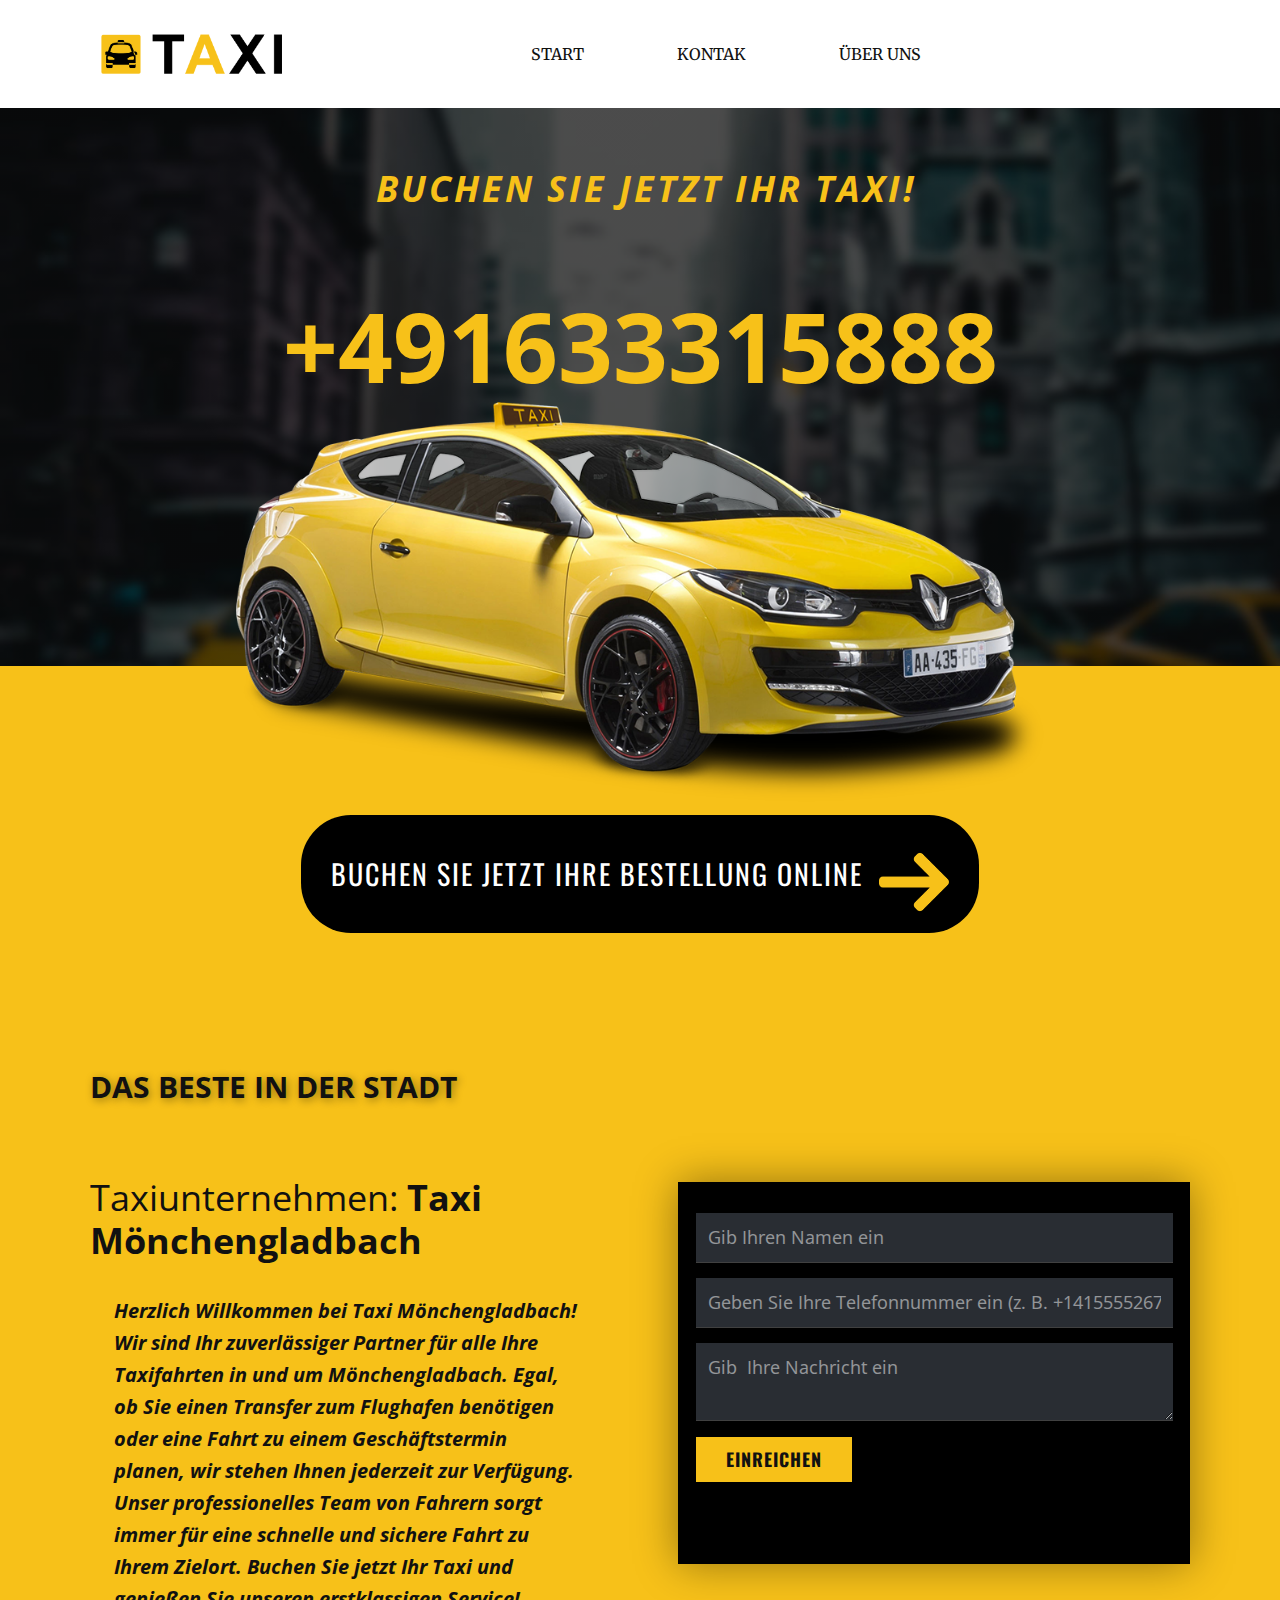
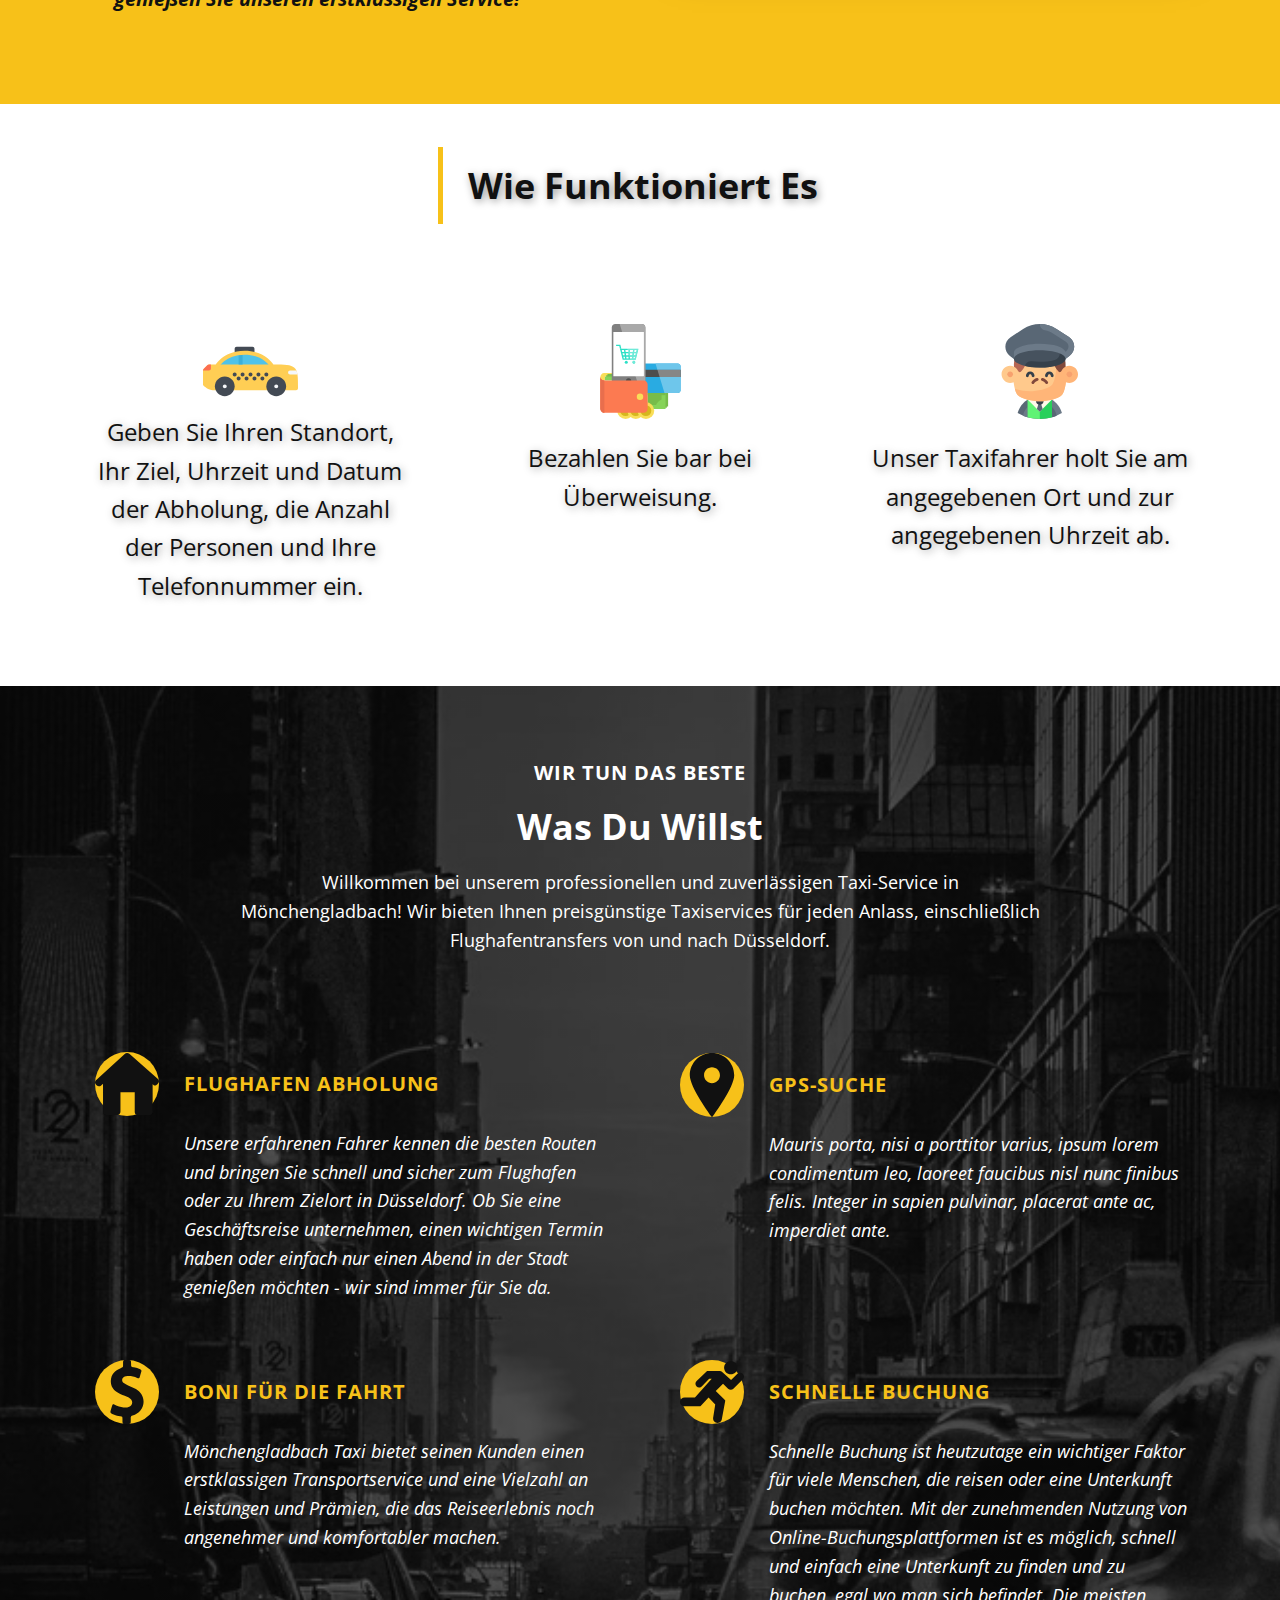
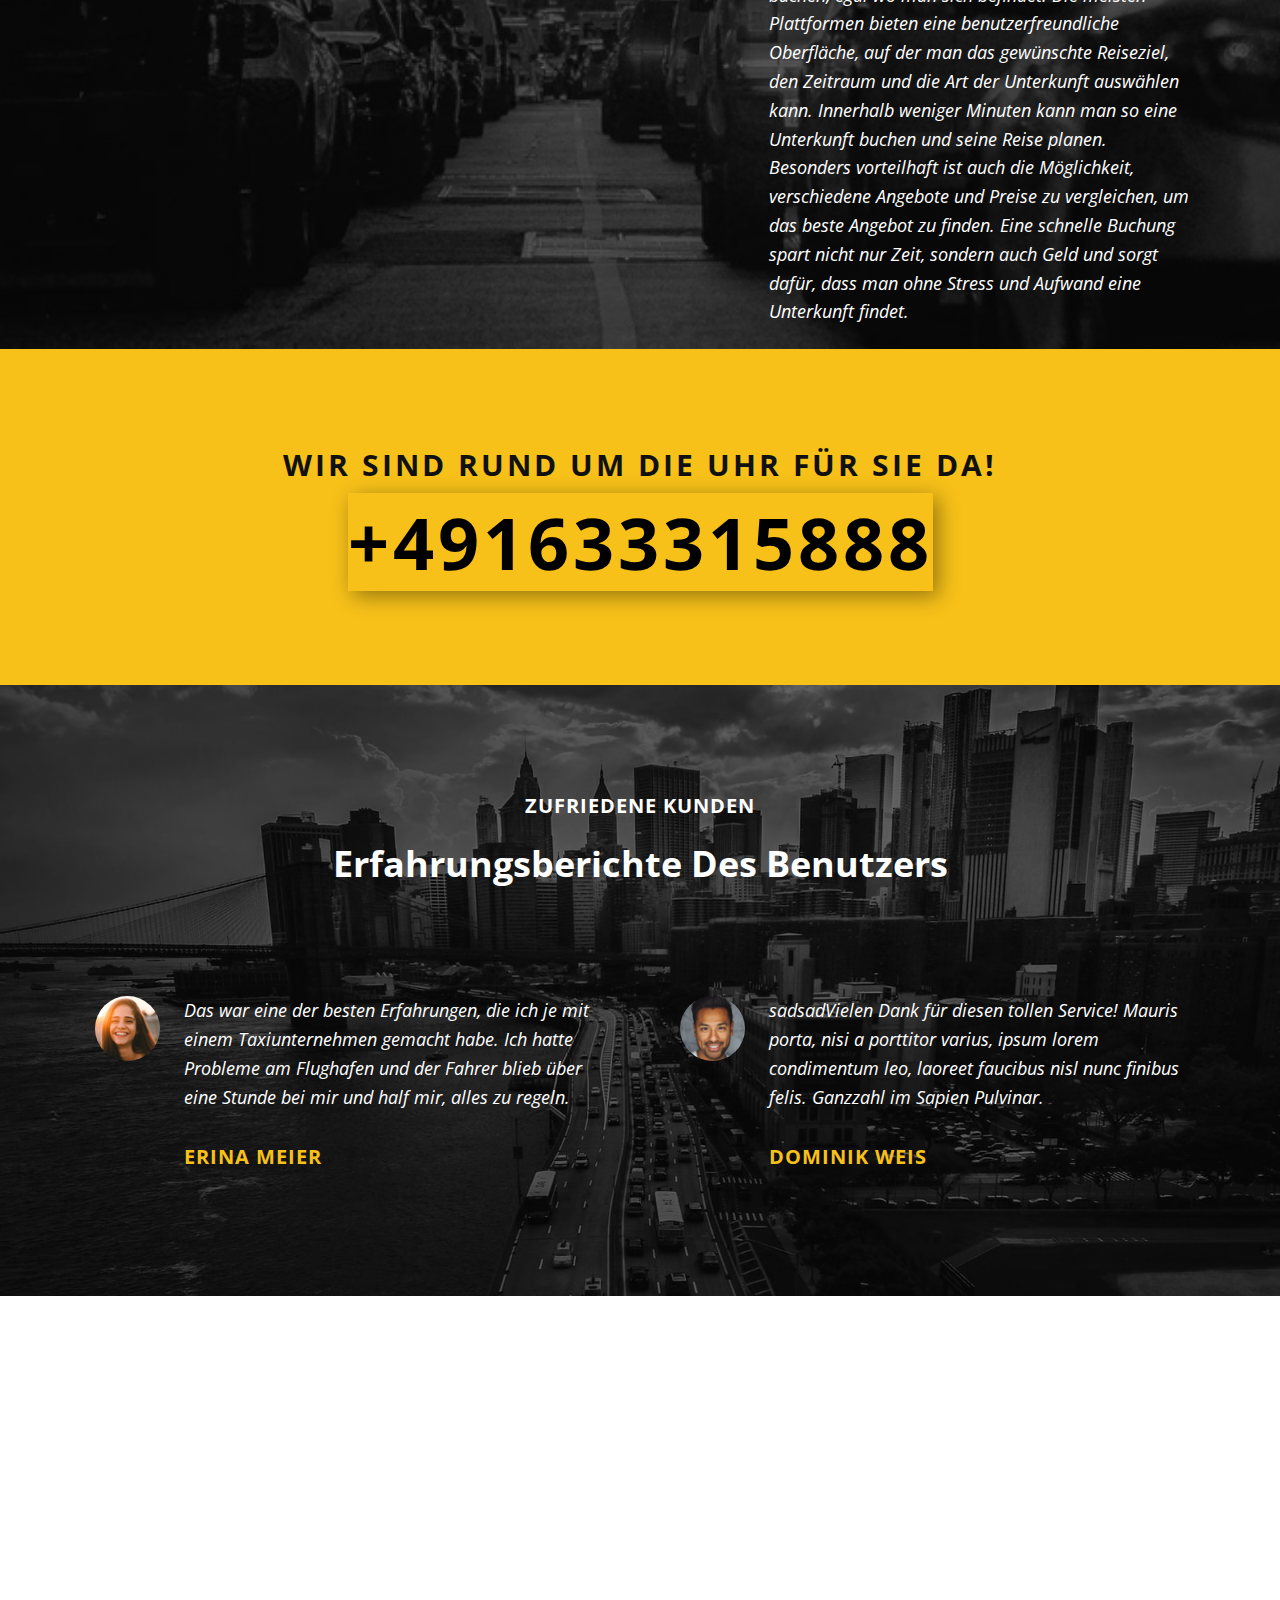
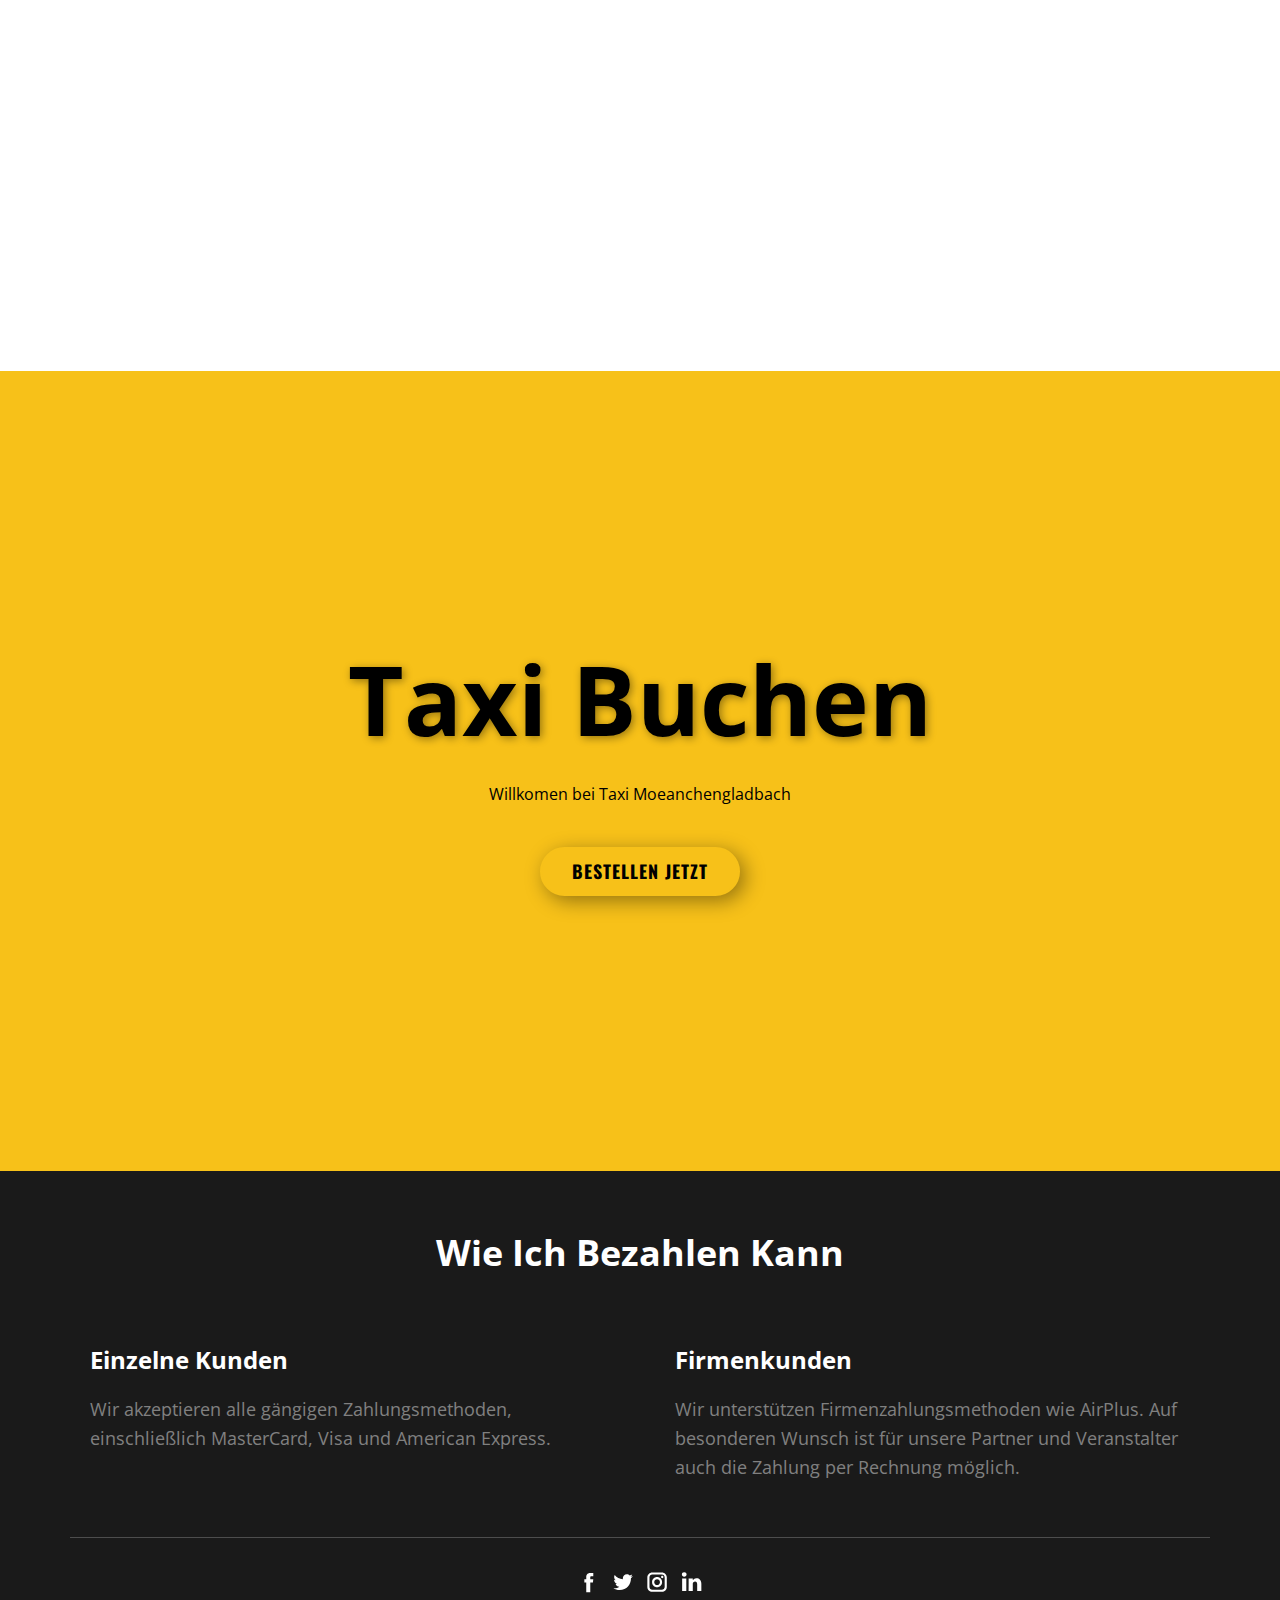
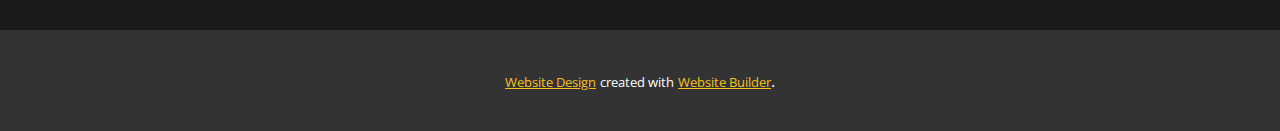
<file: moenchengladbach-taxi.html>
<!DOCTYPE html>
<html style="font-size: 16px;" lang="de-DE"><head>
    <meta name="viewport" content="width=device-width, initial-scale=1.0">
    <meta charset="utf-8">
    <meta property="og:site_name" content="Moenchengladbach Taxi +491633315888" />
    <meta property="og:title" content="Moenchengladbach Taxi +491633315888" />
    <meta property="og:url" content="https://www.moenchengladbach-taxi.de/" />
    <meta property="og:type" content="website" />
  <meta property="og:description"
    content="Erschwingliche Flughafentransfers in Monchengladbach. Zuverlässige und komfortable Fahrzeuge, professionelle Fahrer. Flexible Buchungsoptionen, günstige Preise und vielfältige Zahlungsmöglichkeiten. Flughafentaxi-Reservierung für stressfreie und bequeme Reisen. Kundenservice in Mönchengladbach. Flughafen-Transferdienste für Monchengladbach, Düsseldorf International Airport und Köln-Bonn Airport." />
  <meta property="og:image" content="https://www.moenchengladbach-taxi.de/img/unsere-taxi.png" />
  <meta property="og:image:width" content="1500" />
  <meta property="og:image:height" content="1125" />
  <meta name="author" content="Moenchengladbach Taxi">
  <meta name="keywords" content="Monchengladbach,,Flughafentransfers, Monchengladbach Airport, Düsseldorf , 
  International Airport, Köln-Bonn Airport, Pünktlichkeit und Zuverlässigkeit ,
   Komfortable Fahrzeuge, Professionelle Fahrer, Flexible Buchungsoptionen,
   Preise und Zahlungsmöglichkeiten , Flughafentaxi-Reservierung, Stressfrei und bequem, Kundenservice, Mönchengladbach, Flughafen, Transfer." />
  <meta name="description"
    content="Erschwingliche Flughafentransfers in Monchengladbach. Zuverlässige und komfortable Fahrzeuge, professionelle Fahrer. Flexible Buchungsoptionen, günstige Preise und vielfältige Zahlungsmöglichkeiten. Flughafentaxi-Reservierung für stressfreie und bequeme Reisen. Kundenservice in Mönchengladbach. Flughafen-Transferdienste für Monchengladbach, Düsseldorf International Airport und Köln-Bonn Airport." />
  <meta itemprop="name" content="Moenchengladbach Taxi +491633315888" />
  <meta itemprop="url" content="https://www.moenchengladbach-taxi.de/" />
  <meta itemprop="description"
    content="Erschwingliche Flughafentransfers in Monchengladbach. Zuverlässige und komfortable Fahrzeuge, professionelle Fahrer. Flexible Buchungsoptionen, günstige Preise und vielfältige Zahlungsmöglichkeiten. Flughafentaxi-Reservierung für stressfreie und bequeme Reisen. Kundenservice in Mönchengladbach. Flughafen-Transferdienste für Monchengladbach, Düsseldorf International Airport und Köln-Bonn Airport." />
  <link rel="image_src" href="https://www.moenchengladbach-taxi.de/img/moenchengladbach-taxi.png" />
  <meta itemprop="image" content="https://www.moenchengladbach-taxi.de/img/moenchengladbach-taxi.png" />
  <meta name="twitter:title" content="Moenchengladbach Taxi +491633315888" />
  <meta name="twitter:image" content="https://www.moenchengladbach-taxi.de/img/moenchengladbach-taxi.png" />
  <meta name="twitter:url" content="https://www.moenchengladbach-taxi.de/" />
  <meta name="twitter:card" content="summary" />
  <meta name="twitter:description"
    content="Erschwingliche Flughafentransfers in Monchengladbach. Zuverlässige und komfortable Fahrzeuge, professionelle Fahrer. Flexible Buchungsoptionen, günstige Preise und vielfältige Zahlungsmöglichkeiten. Flughafentaxi-Reservierung für stressfreie und bequeme Reisen. Kundenservice in Mönchengladbach. Flughafen-Transferdienste für Monchengladbach, Düsseldorf International Airport und Köln-Bonn Airport." />
  <link rel="shortcut icon" href="img/favicon.ico" type="image/x-icon" />
  <meta name="robots" content="index, follow" />
  <meta name="googlebot" content="index, follow" />
  <meta name="max-image-preview" content="large" />
  <meta name="max-snippet" content="-1" />
  <meta name="max-video-preview" content="-1" />
     <title>Flughafen Taxi Monchengladbach</title>
    <link rel="stylesheet" href="nicepage.css" media="screen">
<link rel="stylesheet" href="START.css" media="screen">
    <script class="u-script" type="text/javascript" src="jquery.js" defer=""></script>
    <script class="u-script" type="text/javascript" src="nicepage.js" defer=""></script>
    <link rel="canonical" href="https://www.moenchengladbach-taxi.de">
    <link id="u-theme-google-font" rel="stylesheet" href="https://fonts.googleapis.com/css?family=Open+Sans:300,300i,400,400i,500,500i,600,600i,700,700i,800,800i">
    <link id="u-page-google-font" rel="stylesheet" href="https://fonts.googleapis.com/css?family=Oswald:200,300,400,500,600,700|Montserrat:100,100i,200,200i,300,300i,400,400i,500,500i,600,600i,700,700i,800,800i,900,900i|Merriweather:300,300i,400,400i,700,700i,900,900i">
    
    
    
    
    
    
    
    
    
    
    <script type="application/ld+json">{
		"@context": "http://schema.org",
		"@type": "taxi company",
		"name": "moenchengladbach-taxi.de",
		"url": "https://www.taxitaxi.autos",
		"logo": "images/moenchengladbach-taxi.png",
}</script>
    <meta name="theme-color" content="#f7c119">
    <meta property="og:title" content="Flughafen Taxi Monchengladbach">
    <meta property="og:description" content="Erschwingliche Flughafentransfers in Monchengladbach. Zuverlässige und komfortable Fahrzeuge, professionelle Fahrer. Flexible Buchungsoptionen, günstige Preise und vielfältige Zahlungsmöglichkeiten. Flughafentaxi-Reservierung für stressfreie und bequeme Reisen. Kundenservice in Mönchengladbach. Flughafen-Transferdienste für Monchengladbach, Düsseldorf International Airport und Köln-Bonn Airport.">
    <meta property="og:url" content="https://www.taxitaxi.autos">
    <meta property="og:type" content="website">
  <meta data-intl-tel-input-cdn-path="intlTelInput/"></head>
  <body class="u-body u-xl-mode" data-lang="de" data-lang-en="{&quot;head-title&quot;:&quot;&quot;,&quot;head-keywords&quot;:&quot;Book your taxi now!, +123 4567 8900, How does it work, What You Wish, User's Testimonials, +123 4567 8900&quot;,&quot;head-description&quot;:&quot;&quot;}" data-lang-de="{&quot;head-title&quot;:&quot;&quot;,&quot;head-keywords&quot;:&quot;Book your taxi now!, +123 4567 8900, How does it work, What You Wish, User's Testimonials, +123 4567 8900&quot;,&quot;head-description&quot;:&quot;&quot;}"><header class="u-clearfix u-header u-header" id="sec-2097"><div class="u-clearfix u-sheet u-sheet-1">
        <a href="#" class="u-image u-logo u-image-1" src="">
          <img src="images/moenchengladbach-taxi.png" class="u-logo-image u-logo-image-1">
        </a>
        <nav class="u-align-left u-menu u-menu-one-level u-nav-spacing-25 u-offcanvas u-menu-1" data-responsive-from="MD">
          <div class="menu-collapse u-custom-font u-font-merriweather" style="font-weight: 700;">
            <a class="u-button-style u-custom-active-color u-custom-color u-custom-hover-color u-custom-text-active-color u-custom-text-hover-color u-custom-text-shadow u-nav-link u-text-black" href="#" style="padding: 4px 0px; font-size: calc(1em + 8px);" data-lang-en="{&quot;content&quot;:&quot;\n          <svg class=\&quot;u-svg-link\&quot; preserveAspectRatio=\&quot;xMidYMin slice\&quot; viewBox=\&quot;0 0 302 302\&quot; style=\&quot;undefined\&quot;>\n            <use xmlns:xlink=\&quot;http://www.w3.org/1999/xlink\&quot; xlink:href=\&quot;#svg-7b92\&quot;></use>\n          </svg>\n          <svg xmlns=\&quot;http://www.w3.org/2000/svg\&quot; xmlns:xlink=\&quot;http://www.w3.org/1999/xlink\&quot; version=\&quot;1.1\&quot; id=\&quot;svg-7b92\&quot; x=\&quot;0px\&quot; y=\&quot;0px\&quot; viewBox=\&quot;0 0 302 302\&quot; style=\&quot;enable-background:new 0 0 302 302;\&quot; xml:space=\&quot;preserve\&quot; class=\&quot;u-svg-content\&quot;>\n            <g>\n              <rect y=\&quot;36\&quot; width=\&quot;302\&quot; height=\&quot;30\&quot;></rect>\n              <rect y=\&quot;236\&quot; width=\&quot;302\&quot; height=\&quot;30\&quot;></rect>\n              <rect y=\&quot;136\&quot; width=\&quot;302\&quot; height=\&quot;30\&quot;></rect>\n            </g>\n            <g></g>\n            <g></g>\n            <g></g>\n            <g></g>\n            <g></g>\n            <g></g>\n            <g></g>\n            <g></g>\n            <g></g>\n            <g></g>\n            <g></g>\n            <g></g>\n            <g></g>\n            <g></g>\n            <g></g>\n          </svg>\n        &quot;,&quot;href&quot;:&quot;#&quot;}" data-lang-de="{&quot;content&quot;:&quot;\n          <svg class=\&quot;u-svg-link\&quot; preserveAspectRatio=\&quot;xMidYMin slice\&quot; viewBox=\&quot;0 0 302 302\&quot; style=\&quot;undefined\&quot;>\n            <use xmlns:xlink=\&quot;http://www.w3.org/1999/xlink\&quot; xlink:href=\&quot;#svg-7b92\&quot;></use>\n          </svg>\n          <svg xmlns=\&quot;http://www.w3.org/2000/svg\&quot; xmlns:xlink=\&quot;http://www.w3.org/1999/xlink\&quot; version=\&quot;1.1\&quot; id=\&quot;svg-7b92\&quot; x=\&quot;0px\&quot; y=\&quot;0px\&quot; viewBox=\&quot;0 0 302 302\&quot; style=\&quot;enable-background:new 0 0 302 302;\&quot; xml:space=\&quot;preserve\&quot; class=\&quot;u-svg-content\&quot;>\n            <g>\n              <rect y=\&quot;36\&quot; width=\&quot;302\&quot; height=\&quot;30\&quot;></rect>\n              <rect y=\&quot;236\&quot; width=\&quot;302\&quot; height=\&quot;30\&quot;></rect>\n              <rect y=\&quot;136\&quot; width=\&quot;302\&quot; height=\&quot;30\&quot;></rect>\n            </g>\n            <g></g>\n            <g></g>\n            <g></g>\n            <g></g>\n            <g></g>\n            <g></g>\n            <g></g>\n            <g></g>\n            <g></g>\n            <g></g>\n            <g></g>\n            <g></g>\n            <g></g>\n            <g></g>\n            <g></g>\n          </svg>\n        &quot;,&quot;href&quot;:&quot;#&quot;}">
              <svg class="u-svg-link" preserveAspectRatio="xMidYMin slice" viewBox="0 0 302 302" style="width: 100px; height: 100px;">
                <use xmlns:xlink="http://www.w3.org/1999/xlink" xlink:href="#svg-7b92"></use>
              </svg>
                            <svg xmlns="http://www.w3.org/2000/svg" xmlns:xlink="http://www.w3.org/1999/xlink" version="1.1" id="svg-7b92" x="0px" y="0px" viewBox="0 0 302 302" style="enable-background:new 0 0 302 302;" xml:space="preserve" class="u-svg-content"><g><rect y="36" width="302" height="30"></rect><rect y="236" width="302" height="30"></rect><rect y="136" width="302" height="30"></rect>
</g><g></g><g></g><g></g><g></g><g></g><g></g><g></g><g></g><g></g><g></g><g></g><g></g><g></g><g></g><g></g></svg>
            </a>
          </div>
          <div class="u-custom-menu u-nav-container">
            <ul class="u-custom-font u-font-merriweather u-nav u-spacing-25 u-unstyled u-nav-1"><li class="u-nav-item"><a class="u-active-white u-button-style u-hover-white u-nav-link u-text-hover-palette-1-base" href="START.html#sec-e641" data-lang-de="{&quot;content&quot;:&quot;START&quot;,&quot;href&quot;:&quot;174304984#sec-e641&quot;}" data-lang-en="{&quot;content&quot;:&quot;START&quot;,&quot;href&quot;:&quot;174304984#sec-e641&quot;}" style="padding: 8px 34px;">START</a>
</li><li class="u-nav-item"><a class="u-active-white u-button-style u-hover-white u-nav-link u-text-hover-palette-1-base" href="START.html#sec-9816" data-lang-de="{&quot;content&quot;:&quot;kONTAK&quot;,&quot;href&quot;:&quot;174304984#sec-9816&quot;}" data-lang-en="{&quot;content&quot;:&quot;kONTAK&quot;,&quot;href&quot;:&quot;174304984#sec-9816&quot;}" style="padding: 8px 34px;">KONTAK</a>
</li><li class="u-nav-item"><a class="u-active-white u-button-style u-hover-white u-nav-link u-text-hover-palette-1-base" href="START.html#carousel_6116" data-lang-de="{&quot;content&quot;:&quot;ÜBER UNS&quot;,&quot;href&quot;:&quot;174304984#carousel_f7aa&quot;}" data-lang-en="{&quot;content&quot;:&quot;ÜBER UNS&quot;,&quot;href&quot;:&quot;174304984#carousel_f7aa&quot;}" style="padding: 8px 34px;">ÜBER UNS</a>
</li></ul>
          </div>
          <div class="u-custom-menu u-nav-container-collapse">
            <div class="u-align-center u-black u-container-style u-inner-container-layout u-opacity u-opacity-95 u-sidenav">
              <div class="u-inner-container-layout u-sidenav-overflow">
                <div class="u-menu-close"></div>
                <ul class="u-align-center u-nav u-popupmenu-items u-unstyled u-nav-2"><li class="u-nav-item"><a class="u-button-style u-nav-link" href="START.html#sec-e641" data-lang-de="{&quot;content&quot;:&quot;START&quot;,&quot;href&quot;:&quot;174304984#sec-e641&quot;}" data-lang-en="{&quot;content&quot;:&quot;START&quot;,&quot;href&quot;:&quot;174304984#sec-e641&quot;}">START</a>
</li><li class="u-nav-item"><a class="u-button-style u-nav-link" href="START.html#sec-9816" data-lang-de="{&quot;content&quot;:&quot;kONTAK&quot;,&quot;href&quot;:&quot;174304984#sec-9816&quot;}" data-lang-en="{&quot;content&quot;:&quot;kONTAK&quot;,&quot;href&quot;:&quot;174304984#sec-9816&quot;}">KONTAK</a>
</li><li class="u-nav-item"><a class="u-button-style u-nav-link" href="START.html#carousel_6116" data-lang-de="{&quot;content&quot;:&quot;ÜBER UNS&quot;,&quot;href&quot;:&quot;174304984#carousel_f7aa&quot;}" data-lang-en="{&quot;content&quot;:&quot;ÜBER UNS&quot;,&quot;href&quot;:&quot;174304984#carousel_f7aa&quot;}">ÜBER UNS</a>
</li></ul>
              </div>
            </div>
            <div class="u-black u-menu-overlay u-opacity u-opacity-70"></div>
          </div>
        </nav>
      </div></header> 
    <section class="u-clearfix u-image u-shading u-section-1" id="sec-e641" data-image-width="1600" data-image-height="986">
      <div class="u-clearfix u-sheet u-valign-top-lg u-sheet-1">
        <div class="u-align-center u-container-style u-expanded-width-md u-expanded-width-sm u-expanded-width-xs u-group u-group-1">
          <div class="u-container-layout u-container-layout-1">
            <h2 class="u-subtitle u-text u-text-palette-1-base u-text-1" data-lang-en="​Buchen ie jetzt Ihr Taxi!" data-lang-de="​Buchen Sie jetzt Ihr Taxi!"><span style="font-style: italic">​ Buchen Sie jetzt Ihr Taxi!</span>
            </h2>
            <h1 class="u-hover-feature u-text u-title u-text-2" data-lang-en="+491633315888" data-lang-de="+491633315888">
              <a class="u-active-none u-border-none u-btn u-button-link u-button-style u-hover-none u-none u-text-palette-1-base u-btn-1" href="tel:+491633315888">+491633315888</a>
            </h1>
          </div>
        </div>
      </div>
      
    </section>
    <section class="u-clearfix u-palette-1-base u-section-2" id="sec-7ddc">
      <div class="u-clearfix u-sheet u-sheet-1">
        <img src="images/unsere-taxi.png" alt="" class="u-image u-image-contain u-image-default u-image-1" data-image-width="1000" data-image-height="495" data-lang-en="" data-lang-de="">
        <a href="./taxi-bestellen.html" class="u-align-center u-btn u-btn-round u-button-style u-radius-50 u-btn-1" data-lang-en="{&quot;content&quot;:&quot;buchen Sie jetzt deine bestellung&quot;,&quot;href&quot;:&quot;https://nicepage.com/c/pricing-html-templates&quot;}" data-lang-de="{&quot;content&quot;:&quot;buchen Sie jetzt deine bestellung&quot;,&quot;href&quot;:&quot;https://nicepage.com/c/pricing-html-templates&quot;}">buchen Sie jetzt IHRe bestellung ONline&nbsp;&nbsp;<span class="u-file-icon u-icon u-text-palette-1-base u-icon-1"><img src="images/271226-e4e1dce6.png" alt=""></span>
        </a>
      </div>
    </section>
    <section class="u-clearfix u-palette-1-base u-section-3" id="sec-9816">
      <div class="u-clearfix u-sheet u-valign-middle u-sheet-1">
        <div class="u-clearfix u-expanded-width u-gutter-36 u-layout-wrap u-layout-wrap-1">
          <div class="u-layout">
            <div class="u-layout-row">
              <div class="u-container-style u-layout-cell u-left-cell u-size-30 u-layout-cell-1">
                <div class="u-container-layout u-container-layout-1">
                  <h3 class="u-text u-text-1" data-lang-en="DAS BESTE IN DER STADT" data-lang-de="DAS BESTE IN DER STADT">DAS BESTE IN DER STADT</h3>
                  <h2 class="u-text u-text-2" data-lang-en="​TAXIUNTERNEHMEN Taxi Moenchengladbach" data-lang-de="TAXIUNTERNEHMEN Taxi Moenchengladbach">
                    <span style="font-weight: 400;">Taxiunternehmen:</span> Taxi Mönchengladbach
                  </h2>
                  <blockquote class="u-text u-text-3" data-lang-en="Herzlich Willkommen bei Taxi Mönchengladbach! Wir sind Ihr zuverlässiger Partner für alle Ihre Taxifahrten in und um Mönchengladbach. Egal, ob Sie einen Transfer zum Flughafen benötigen oder eine Fahrt zu einem Geschäftstermin planen, wir stehen Ihnen jederzeit zur Verfügung. Unser professionelles Team von Fahrern sorgt immer für eine schnelle und sichere Fahrt zu Ihrem Zielort. Buchen Sie jetzt Ihr Taxi und genießen Sie unseren erstklassigen Service!" data-lang-de="Herzlich Willkommen bei Taxi Mönchengladbach! Wir sind Ihr zuverlässiger Partner für alle Ihre Taxifahrten in und um Mönchengladbach. Egal, ob Sie einen Transfer zum Flughafen benötigen oder eine Fahrt zu einem Geschäftstermin planen, wir stehen Ihnen jederzeit zur Verfügung. Unser professionelles Team von Fahrern sorgt immer für eine schnelle und sichere Fahrt zu Ihrem Zielort. Buchen Sie jetzt Ihr Taxi und genießen Sie unseren erstklassigen Service!">Herzlich Willkommen bei Taxi Mönchengladbach! Wir sind Ihr zuverlässiger Partner für alle Ihre Taxifahrten in und um Mönchengladbach. Egal, ob Sie einen Transfer zum Flughafen benötigen oder eine Fahrt zu einem Geschäftstermin planen, wir stehen Ihnen jederzeit zur Verfügung. Unser professionelles Team von Fahrern sorgt immer für eine schnelle und sichere Fahrt zu Ihrem Zielort. Buchen Sie jetzt Ihr Taxi und genießen Sie unseren erstklassigen Service!</blockquote>
                </div>
              </div>
              <div class="u-container-style u-layout-cell u-right-cell u-size-30 u-layout-cell-2">
                <div class="u-container-layout u-valign-middle-lg u-valign-middle-xl">
                  <div class="u-black u-expanded-width-md u-expanded-width-sm u-expanded-width-xs u-shape u-shape-rectangle u-shape-1"></div>
                  <div class="u-form u-form-1">
                    <form action="https://forms.nicepagesrv.com/v2/form/process" class="u-block-c22d-14 u-clearfix u-form-spacing-15 u-form-vertical u-inner-form" source="email"><!-- hidden inputs for siteId and pageId -->
                      <div class="u-form-group u-form-name">
                        <label class="u-form-control-hidden u-label u-label-1" data-lang-en="Name" data-lang-de="Name">Name</label>
                        <input type="text" placeholder="Gib Ihren Namen ein" id="name-cdb0" name="name" class="u-border-grey-75 u-border-no-left u-border-no-right u-border-no-top u-input u-input-rectangle u-palette-2-dark-3 u-input-1" required="" data-lang-en="Gib deinen Namen ein" data-lang-de="Gib deinen Namen ein">
                      </div><!-- always visible -->
                      <div class="u-form-group u-form-phone">
                        <label class="u-form-control-hidden u-label u-label-2" data-lang-en="Phone" data-lang-de="Phone">Phone</label>
                        <input type="tel" placeholder="Geben Sie Ihre Telefonnummer ein (z. B. +14155552675)" id="phone-cdb0" name="phone" class="u-border-grey-75 u-border-no-left u-border-no-right u-border-no-top u-input u-input-rectangle u-palette-2-dark-3 u-input-2" required="" data-lang-en="Geben Sie Ihre Telefonnummer ein (z. B. +14155552675)" data-lang-de="Geben Sie Ihre Telefonnummer ein (z. B. +14155552675)">
                      </div>
                      <div class="u-form-group u-form-message">
                        <label class="u-form-control-hidden u-label u-label-3" data-lang-en="Message" data-lang-de="Message">Message</label>
                        <textarea placeholder="Gib  Ihre Nachricht ein" id="message-cdb0" name="message" class="u-border-grey-75 u-border-no-left u-border-no-right u-border-no-top u-input u-input-rectangle u-palette-2-dark-3 u-input-3" required="" data-lang-en="Gib deine Nachricht ein" data-lang-de="Gib deine Nachricht ein"></textarea>
                      </div>
                      <div class="u-form-group u-form-submit">
                        <a href="#" class="u-btn u-btn-submit u-button-style u-hover-palette-1-dark-1 u-palette-1-base u-btn-1" data-lang-en="{&quot;content&quot;:&quot;​Einreichen&quot;,&quot;href&quot;:&quot;#&quot;}" data-lang-de="{&quot;content&quot;:&quot;​Einreichen&quot;,&quot;href&quot;:&quot;#&quot;}"> Einreichen</a>
                        <input type="submit" value="submit" class="u-form-control-hidden" style="font-size: 1.125rem;">
                      </div>
                      <div class="u-form-send-message u-form-send-success" data-lang-en="
            Thank you! Your message has been sent.
        " data-lang-de="
            Thank you! Your message has been sent.
        "> Thank you! Your message has been sent. </div>
                      <div class="u-form-send-error u-form-send-message" data-lang-en="
            Unable to send your message. Please fix errors then try again.
        " data-lang-de="
            Unable to send your message. Please fix errors then try again.
        "> Unable to send your message. Please fix errors then try again. </div>
                      <input type="hidden" name="formServices" value="f2f1a4664a78e18163f5ba2eb066ee84">
                    </form>
                  </div>
                </div>
              </div>
            </div>
          </div>
        </div>
      </div>
    </section>
    <section class="u-clearfix u-section-4" id="sec-5d8d">
      <div class="u-clearfix u-sheet u-sheet-1">
        <div class="u-align-center u-border-5 u-border-no-bottom u-border-no-right u-border-no-top u-border-palette-1-base u-container-style u-group u-group-1">
          <div class="u-container-layout">
            <h2 class="u-text u-text-1" data-lang-en="Wie funktioniert es" data-lang-de="Wie funktioniert es">Wie funktioniert es</h2>
          </div>
        </div>
        <div class="u-clearfix u-expanded-width u-gutter-30 u-layout-wrap u-layout-wrap-1">
          <div class="u-layout">
            <div class="u-layout-row">
              <div class="u-align-center u-container-style u-layout-cell u-left-cell u-size-20 u-size-30-md u-layout-cell-1">
                <div class="u-container-layout u-container-layout-2"><span class="u-icon u-icon-circle u-text-palette-1-base u-icon-1"><svg class="u-svg-link" preserveAspectRatio="xMidYMin slice" viewBox="0 0 511.991 511.991"><use xmlns:xlink="http://www.w3.org/1999/xlink" xlink:href="#svg-79d2"></use></svg><svg xmlns="http://www.w3.org/2000/svg" xmlns:xlink="http://www.w3.org/1999/xlink" version="1.1" xml:space="preserve" class="u-svg-content" viewBox="0 0 511.991 511.991" x="0px" y="0px" id="svg-79d2" style="enable-background:new 0 0 511.991 511.991;"><path style="fill:#434A54;" d="M277.401,158.602h-21.344h-64.14h-21.328v-25.343c0-5.891,4.781-10.672,10.672-10.672h85.467  c5.891,0,10.672,4.781,10.672,10.672v25.343H277.401z"></path><path style="fill:#FFCE54;" d="M74.436,229.179c0,0,39.499-74.67,149.56-74.67c110.076,0,149.357,74.701,149.357,74.701  c127.981,0,127.981,0,127.981,117.287H53.343c-19.703,0.156-42.671-21.094-42.671-21.094v-74.896l21.343-21.328L74.436,229.179  L74.436,229.179z"></path><path style="fill:#4FC2E9;" d="M366.227,218.508c-15.625-20.656-58.39-63.999-142.232-63.999  c-83.874,0-126.779,43.358-142.435,63.999H366.227z"></path><rect x="192.015" y="159.025" style="fill:#3BAFDA;" width="21.328" height="59.48"></rect><path style="fill:#FFCE54;" d="M53.14,357.184c-23.171,0-47.062-21.5-49.702-23.938C1.25,331.215,0,328.371,0,325.402v-74.896  c0-2.828,1.125-5.547,3.125-7.547l21.343-21.328c2-2,4.719-3.125,7.547-3.125h36.468c4.969-7.5,15.484-21.312,32.859-35.046  c22.89-18.078,62.749-39.624,122.654-39.624c59.937,0,99.732,21.562,122.576,39.655c17.328,13.734,27.797,27.546,32.766,35.062  c62.701,0.016,94.732,0.516,113.201,17.453c19.452,17.844,19.452,48.804,19.452,110.49c0,5.906-4.766,10.688-10.656,10.688H53.14z   M21.343,320.497c7.297,5.844,21.296,15.344,31.796,15.344h0.125c0.016,0,0.047,0,0.078,0h437.32  c-0.062-46.998-0.859-73.396-12.531-84.099c-12.938-11.859-45.562-11.859-104.779-11.859c-3.953,0-7.594-2.203-9.438-5.703  c-0.078-0.141-9.531-17.531-31.406-34.608c-29.249-22.828-65.748-34.39-108.513-34.39c-102.451,0-139.763,68.295-140.138,68.983  c-1.844,3.484-5.469,5.672-9.422,5.672H36.421l-15.078,15.094V320.497z"></path><g><path style="fill:#434A54;" d="M117.341,282.749c-29.405,0-53.327,23.906-53.327,53.311c0,29.438,23.922,53.344,53.327,53.344   c29.406,0,53.327-23.906,53.327-53.344C170.668,306.655,146.747,282.749,117.341,282.749z"></path><path style="fill:#434A54;" d="M394.664,282.749c-29.405,0-53.327,23.906-53.327,53.311c0,29.438,23.922,53.344,53.327,53.344   s53.327-23.906,53.327-53.344C447.991,306.655,424.069,282.749,394.664,282.749z"></path>
</g><path style="fill:#F5F7FA;" d="M106.67,336.059c0,5.906,4.781,10.688,10.671,10.688c5.891,0,10.672-4.781,10.672-10.688  c0-5.875-4.781-10.656-10.672-10.656C111.451,325.403,106.67,330.184,106.67,336.059z"></path><g><path style="fill:#434A54;" d="M170.731,261.257c-5.891,0-10.671,4.766-10.671,10.672c0,5.883,4.781,10.664,10.671,10.664   s10.672-4.781,10.672-10.664C181.403,266.022,176.621,261.257,170.731,261.257z"></path><path style="fill:#434A54;" d="M192.058,282.593c-5.89,0-10.656,4.781-10.656,10.656c0,5.906,4.766,10.688,10.656,10.688   c5.891,0,10.672-4.781,10.672-10.688C202.73,287.374,197.949,282.593,192.058,282.593z"></path><path style="fill:#434A54;" d="M213.402,261.257c-5.891,0-10.672,4.766-10.672,10.672c0,5.883,4.781,10.664,10.672,10.664   c5.89,0,10.656-4.781,10.656-10.664C224.058,266.022,219.292,261.257,213.402,261.257z"></path><path style="fill:#434A54;" d="M234.73,282.593c-5.891,0-10.672,4.781-10.672,10.656c0,5.906,4.781,10.688,10.672,10.688   c5.89,0,10.671-4.781,10.671-10.688C245.401,287.374,240.62,282.593,234.73,282.593z"></path><path style="fill:#434A54;" d="M256.057,261.257c-5.891,0-10.656,4.766-10.656,10.672c0,5.883,4.766,10.664,10.656,10.664   c5.89,0,10.672-4.781,10.672-10.664C266.729,266.022,261.948,261.257,256.057,261.257z"></path><path style="fill:#434A54;" d="M277.401,282.593c-5.891,0-10.672,4.781-10.672,10.656c0,5.906,4.781,10.688,10.672,10.688   s10.656-4.781,10.656-10.688C288.057,287.374,283.292,282.593,277.401,282.593z"></path><path style="fill:#434A54;" d="M298.728,261.257c-5.891,0-10.671,4.766-10.671,10.672c0,5.883,4.78,10.664,10.671,10.664   s10.672-4.781,10.672-10.664C309.4,266.022,304.619,261.257,298.728,261.257z"></path><path style="fill:#434A54;" d="M320.056,282.593c-5.89,0-10.655,4.781-10.655,10.656c0,5.906,4.766,10.688,10.655,10.688   c5.891,0,10.672-4.781,10.672-10.688C330.727,287.374,325.946,282.593,320.056,282.593z"></path><path style="fill:#434A54;" d="M341.399,261.257c-5.891,0-10.672,4.766-10.672,10.672c0,5.883,4.781,10.664,10.672,10.664   s10.656-4.781,10.656-10.664C352.056,266.022,347.29,261.257,341.399,261.257z"></path>
</g><g><path style="fill:#F5F7FA;" d="M383.993,336.059c0,5.906,4.781,10.688,10.671,10.688c5.891,0,10.672-4.781,10.672-10.688   c0-5.875-4.781-10.656-10.672-10.656C388.774,325.403,383.993,330.184,383.993,336.059z"></path><path style="fill:#F5F7FA;" d="M509.068,271.491c-1.312-8.141-3.234-15.062-6.016-20.984h-33.858   c-5.891,0-10.672,4.766-10.672,10.671c0,5.891,4.781,10.656,10.672,10.656h37.233C507.349,271.835,508.224,271.71,509.068,271.491z   "></path>
</g><path style="fill:#FC6E51;" d="M32.015,218.508c-2.828,0-5.547,1.125-7.547,3.125L3.125,242.96c-2,2-3.125,4.719-3.125,7.547h32.015  c5.891,0,10.656-4.781,10.656-10.672v-21.328H32.015V218.508z"></path></svg></span>
                  <p class="u-text u-text-2" data-lang-en="​Geben Sie Ihren Standort, Ihr Ziel, Uhrzeit und Datum der Abholung, die Anzahl der Personen und Ihre Telefonnummer ein." data-lang-de="​Geben Sie Ihren Standort, Ihr Ziel, Uhrzeit und Datum der Abholung, die Anzahl der Personen und Ihre Telefonnummer ein."> Geben Sie Ihren Standort, Ihr Ziel, Uhrzeit und Datum der Abholung, die Anzahl der Personen und Ihre Telefonnummer ein.</p>
                </div>
              </div>
              <div class="u-align-center u-container-style u-layout-cell u-size-20 u-size-30-md u-layout-cell-2">
                <div class="u-container-layout u-container-layout-3"><span class="u-icon u-icon-circle u-text-palette-1-base u-icon-2"><svg class="u-svg-link" preserveAspectRatio="xMidYMin slice" viewBox="0 0 410.699 410.699"><use xmlns:xlink="http://www.w3.org/1999/xlink" xlink:href="#svg-7b68"></use></svg><svg xmlns="http://www.w3.org/2000/svg" xmlns:xlink="http://www.w3.org/1999/xlink" version="1.1" xml:space="preserve" class="u-svg-content" viewBox="0 0 410.699 410.699" x="0px" y="0px" id="svg-7b68" style="enable-background:new 0 0 410.699 410.699;"><g><circle style="fill:#F9DE58;" cx="140.807" cy="374.698" r="36.001"></circle><circle style="fill:#D6B71D;" cx="140.807" cy="374.698" r="23.352"></circle><circle style="fill:#F9DE58;" cx="184.807" cy="374.698" r="36.001"></circle><circle style="fill:#D6B71D;" cx="184.807" cy="374.698" r="23.352"></circle><path style="fill:#F9DE58;" d="M234.376,226.648H51.553v17.874h-3.404c-8.928,0-16.171-7.243-16.171-16.171   c0-4.46,1.813-8.511,4.741-11.431c2.919-2.928,6.971-4.741,11.431-4.741h169.247C225.967,212.179,233.074,218.443,234.376,226.648"></path><path style="fill:#77BC4A;" d="M264.515,221.148H57.054v17.873h167.5c9.499,0,17.193,7.694,17.193,17.193v100.262v4.937   c0,0.281-0.009,0.553-0.026,0.826h77.461v-141.09L264.515,221.148"></path><path style="fill:#77BC4A;" d="M270.015,215.648H62.553v17.873h167.501c9.498,0,17.193,7.694,17.193,17.193v100.262v4.937   c0,0.281-0.008,0.553-0.026,0.826h77.461v-141.09L270.015,215.648"></path><path style="fill:#86D359;" d="M259.015,226.648H51.553v17.874h167.501c9.498,0,17.193,7.694,17.193,17.193v100.262v4.936   c0,0.281-0.008,0.553-0.026,0.826h77.461v-141.09L259.015,226.648"></path><path style="fill:#77BC4A;" d="M296.43,267.738v58.914c-10.741,4.508-19.331,13.099-23.839,23.839h-36.34v-88.779   c0-9.499-7.694-17.193-17.193-17.193h53.797C277.432,254.973,285.896,263.322,296.43,267.738"></path><path style="fill:#29ABE2;" d="M378.721,182.678v103.82c0,6.7-5.43,12.13-12.13,12.13H180.9c-6.7,0-12.13-5.43-12.13-12.13v-103.82   c0-6.7,5.43-12.13,12.13-12.13h185.69C373.29,170.548,378.721,175.977,378.721,182.678"></path><polyline style="fill:#4D4D4D;" points="378.721,197.798 378.721,229.117 168.77,229.117 168.77,197.798 378.721,197.798  "></polyline><path style="fill:#808080;" d="M95.935,0.001h115.72c8.141,0,14.74,6.599,14.74,14.74v235.647c0,8.141-6.599,14.74-14.74,14.74   H95.935c-8.141,0-14.74-6.599-14.74-14.74V14.742C81.195,6.601,87.794,0.001,95.935,0.001"></path><polyline style="fill:#FFFFFF;" points="219.546,34.997 219.546,225.454 88.047,225.454 88.047,34.997 219.546,34.997  "></polyline><circle style="fill:#4D4D4D;" cx="153.796" cy="246.254" r="11.382"></circle><circle style="fill:#F9DE58;" cx="228.807" cy="374.698" r="36.001"></circle><circle style="fill:#D6B71D;" cx="228.807" cy="374.698" r="23.352"></circle><path style="fill:#E86E4D;" d="M49.17,244.517v139.59c-9.5,0-17.19-7.7-17.19-17.2v-138.56c0,8.93,7.24,16.17,16.17,16.17   L49.17,244.517L49.17,244.517z"></path><path style="fill:#2BE0C6;" d="M128.273,155.03h11.305h33.921h11.305l11.83-48.18h-80.192L128.273,155.03 M153.527,120.866h-12.462   l-1.074-7.994h13.535v7.994 M159.55,112.872h13.535l-1.074,7.994h-12.462v-7.994 M134.99,120.866h-8.814l-1.941-7.994h9.681   L134.99,120.866 M127.637,126.889h8.161l1.133,8.431h-7.247L127.637,126.889 M141.876,126.889h11.653v8.431h-10.52L141.876,126.889    M159.55,126.889h11.653l-1.133,8.431h-10.52V126.889 M177.279,126.889h8.161l-2.047,8.431h-7.246L177.279,126.889    M178.089,120.866l1.074-7.994h9.681l-1.941,7.994H178.089 M133.008,149.008l-1.861-7.665h6.593l1.03,7.665H133.008    M143.816,141.342h9.711v7.665h-8.682L143.816,141.342 M159.55,149.008v-7.665h9.711l-1.03,7.665H159.55 M174.309,149.008   l1.03-7.665h6.593l-1.861,7.665H174.309"></path><polygon style="fill:#2BE0C6;" points="116.443,106.85 122.644,106.85 118.387,89.512 99.862,89.512 99.862,95.535 113.664,95.535     "></polygon><circle style="fill:#2BE0C6;" cx="143.878" cy="165.568" r="6.544"></circle><path style="fill:#2BE0C6;" d="M183.146,165.568c0-3.614-2.93-6.544-6.544-6.544c-3.614,0-6.544,2.93-6.544,6.544   c0,3.614,2.93,6.544,6.544,6.544C180.216,172.112,183.146,169.182,183.146,165.568"></path><path style="fill:#FFFFFF;" d="M211.145,0h-95.751l95.947,0.001C211.275,0,211.21,0,211.145,0"></path><path style="fill:#6EC6EB;" d="M211.358,265.128h-15.166v0.002h14.951C211.215,265.13,211.286,265.129,211.358,265.128    M226.395,170.548L226.395,170.548v27.25V170.548"></path><path style="fill:#A9A9A9;" d="M211.34,0.001h-95.947l10.665,34.996h93.487v190.457h-35.445l12.091,39.676l15.165-0.002   c8.324-0.115,15.037-6.899,15.037-15.25v-20.761v-31.32v-27.25V15.251C226.395,6.895,219.673,0.107,211.34,0.001"></path><path style="fill:#FFFFFF;" d="M169.261,141.342h-9.711v3.551l1.254,4.114h7.428L169.261,141.342 M181.932,141.342h-6.593   l-1.03,7.665h5.762L181.932,141.342 M171.203,126.889H159.55v8.431h10.52L171.203,126.889 M185.44,126.889h-8.161l-1.133,8.431   h7.246L185.44,126.889 M153.527,112.872h-3.736l2.436,7.994h1.3V112.872 M173.085,112.872H159.55v7.994h12.462L173.085,112.872    M188.844,112.872h-9.681l-1.074,7.994h8.814L188.844,112.872 M176.602,172.112c-3.614,0-6.544-2.93-6.544-6.544   c0-3.614,2.93-6.544,6.544-6.544c3.614,0,6.544,2.93,6.544,6.544S180.216,172.112,176.602,172.112 M219.546,34.997h-93.487   l21.897,71.852h48.679l-11.83,48.18h-11.306h-10.86l21.462,70.424h35.445V34.997"></path><path style="fill:#6FEAD8;" d="M174.309,149.008l1.03-7.665h6.593l-1.861,7.665H174.309 M159.55,135.32v-8.431h11.653l-1.133,8.431   H159.55 M176.147,135.32l1.133-8.431h8.161l-2.047,8.431H176.147 M159.55,120.866v-7.994h13.535l-1.074,7.994H159.55    M178.089,120.866l1.074-7.994h9.681l-1.941,7.994H178.089 M196.635,106.85h-48.679l1.835,6.022h3.736v7.994h-1.3l7.323,24.028   v-3.551h9.711l-1.03,7.665h-7.428l1.835,6.022h10.86h11.305L196.635,106.85"></path><path style="fill:#6FEAD8;" d="M176.602,159.023c-3.614,0-6.544,2.93-6.544,6.544c0,3.614,2.93,6.544,6.544,6.544   c3.614,0,6.544-2.93,6.544-6.544C183.146,161.953,180.216,159.023,176.602,159.023"></path><path style="fill:#6EC6EB;" d="M378.721,229.117h-90.74l21.19,69.51h57.42c6.7,0,12.13-5.43,12.13-12.13V229.117 M366.591,170.548   h-96.45l8.3,27.25h100.28v-15.12C378.721,175.977,373.29,170.548,366.591,170.548"></path><polyline style="fill:#868686;" points="378.721,197.798 378.721,197.798 278.441,197.798 287.98,229.117 378.721,229.117    378.721,197.798  "></polyline><path style="fill:#FC7A51;" d="M236.251,261.717v105.19c0,0.29-0.01,0.56-0.03,0.83c-0.42,9.12-7.95,16.37-17.17,16.37H49.17   c-9.5,0-17.19-7.7-17.19-17.2v-138.56c0,8.93,7.24,16.17,16.17,16.17h170.9C228.55,244.517,236.251,252.217,236.251,261.717z"></path><rect x="236.544" y="298.341" style="fill:#77BC4A;" width="77.138" height="9.333"></rect><circle style="fill:#F9DE58;" cx="203.21" cy="314.313" r="14"></circle><path style="fill:#E86E4D;" d="M49.17,244.517v139.59c-9.5,0-17.19-7.7-17.19-17.2v-138.56c0,8.93,7.24,16.17,16.17,16.17   L49.17,244.517L49.17,244.517z"></path>
</g></svg></span>
                  <p class="u-text u-text-3" data-lang-en="​Bezahlen Sie bar bei Überweisung." data-lang-de="​Bezahlen Sie bar bei Überweisung."> Bezahlen Sie bar bei Überweisung.</p>
                </div>
              </div>
              <div class="u-align-center u-container-style u-layout-cell u-right-cell u-size-20 u-size-30-md u-layout-cell-3">
                <div class="u-container-layout u-container-layout-4"><span class="u-icon u-icon-circle u-text-palette-1-base u-icon-3"><svg class="u-svg-link" preserveAspectRatio="xMidYMin slice" viewBox="-50 0 512 512.00149"><use xmlns:xlink="http://www.w3.org/1999/xlink" xlink:href="#svg-be2f"></use></svg><svg xmlns="http://www.w3.org/2000/svg" xmlns:xlink="http://www.w3.org/1999/xlink" version="1.1" xml:space="preserve" class="u-svg-content" viewBox="-50 0 512 512.00149" id="svg-be2f"><path d="m143.777344 405.1875c-27.851563 16.265625-48.601563 43.015625-57.105469 74.578125 35.054687 20.484375 75.835937 32.234375 119.363281 32.234375v-106.8125c-24.207031 0-49.210937 0-62.257812 0zm0 0" fill="#596775"></path><path d="m268.296875 405.1875c-1.535156 0-31.238281 0-62.261719 0v106.8125c43.445313 0 84.289063-11.738281 119.367188-32.234375-8.269532-30.695313-28.484375-57.859375-57.105469-74.578125zm0 0" fill="#6c7a88"></path><path d="m140.105469 502.695312v-55.875c-12.519531 12.664063-21.417969 28.917969-25.015625 47.078126 8.121094 3.378906 16.46875 6.324218 25.015625 8.796874zm0 0" fill="#6c7a88"></path><path d="m271.96875 446.84375v55.851562c8.546875-2.472656 16.894531-5.417968 25.011719-8.796874-3.457031-17.46875-11.949219-33.832032-25.011719-47.054688zm0 0" fill="#596775"></path><path d="m268.296875 405.1875c-1.535156 0-62.148437 0-93.167969 0l30.90625 106.8125c22.851563 0 44.980469-3.25 65.933594-9.3125v-95.257812c-1.210938-.765626-2.429688-1.515626-3.671875-2.242188zm0 0" fill="#28d05b"></path><path d="m143.777344 405.1875c-1.238282.722656-2.460938 1.476562-3.671875 2.242188v95.265624c20.929687 6.054688 43.050781 9.304688 65.929687 9.304688v-106.8125c-24.207031 0-49.210937 0-62.257812 0zm0 0" fill="#60f375"></path><path d="m271.96875 407.429688h-131.863281l65.929687 65.929687zm0 0" fill="#fff9eb"></path><path d="m213.015625 430.039062h-13.957031l-8.507813 27.832032 15.484375 15.488281 15.488282-15.484375zm0 0" fill="#596775"></path><path d="m226.640625 414.648438c0 11.378906-9.222656 20.605468-20.605469 20.605468-11.378906 0-20.601562-9.226562-20.601562-20.605468 0-11.378907 9.222656-20.601563 20.601562-20.601563 11.382813 0 20.605469 9.222656 20.605469 20.601563zm0 0" fill="#35404a"></path><path d="m206.035156 106.625c-65.882812 0-121.449218 58.277344-138.6875 123.5-6.304687-3.207031-13.429687-5.027344-20.988281-5.027344-25.605469 0-46.359375 20.753906-46.359375 46.355469 0 25.605469 20.753906 46.359375 46.359375 46.359375 6.664063 0 12.996094-1.417969 18.722656-3.949219 3.757813 27.933594 10.804688 58.019531 21.402344 68.273438 23.492187 22.722656 79.546875 33.542969 119.804687 33.542969 40.257813 0 95.808594-10.820313 119.300782-33.542969 16.796875-16.246094 24.671875-82.324219 24.671875-110.683594 0-79.652344-64.570313-164.828125-144.226563-164.828125zm0 0" fill="#ffc98c"></path><path d="m365.714844 225.097656c-7.5625 0-14.695313 1.820313-21.003906 5.03125-11.414063-43.1875-39.621094-83.332031-76.515626-105.527344 17.695313 27.9375 28.160157 60.886719 28.160157 92.949219 0 28.355469-7.875 94.433594-24.671875 110.679688-23.492188 22.722656-79.042969 33.542969-119.300782 33.542969-24.652343 0-55.214843-4.0625-80.609374-12.425782 3.78125 14.660156 8.667968 26.945313 14.710937 32.789063 23.492187 22.722656 79.546875 33.542969 119.804687 33.542969 40.253907 0 95.808594-10.820313 119.300782-33.542969 10.597656-10.253907 17.640625-40.339844 21.398437-68.273438 5.730469 2.53125 12.058594 3.949219 18.726563 3.949219 25.601562 0 46.355468-20.753906 46.355468-46.359375.003907-25.601563-20.753906-46.355469-46.355468-46.355469zm0 0" fill="#ffb578"></path><path d="m61.8125 271.453125c0 8.535156-6.917969 15.453125-15.453125 15.453125s-15.453125-6.917969-15.453125-15.453125c0-8.53125 6.917969-15.453125 15.453125-15.453125s15.453125 6.921875 15.453125 15.453125zm0 0" fill="#f7a16e"></path><path d="m381.167969 271.453125c0 8.535156-6.917969 15.453125-15.453125 15.453125s-15.453125-6.917969-15.453125-15.453125c0-8.53125 6.917969-15.453125 15.453125-15.453125s15.453125 6.921875 15.453125 15.453125zm0 0" fill="#f7a16e"></path><path d="m154.527344 256c-12.78125 0-23.179688 10.398438-23.179688 23.179688 0 4.269531 3.460938 7.726562 7.726563 7.726562 4.269531 0 7.726562-3.457031 7.726562-7.726562 0-4.261719 3.464844-7.726563 7.726563-7.726563 4.261718 0 7.726562 3.464844 7.726562 7.726563 0 4.269531 3.457032 7.726562 7.726563 7.726562s7.726562-3.457031 7.726562-7.726562c0-12.78125-10.398437-23.179688-23.179687-23.179688zm0 0" fill="#35404a"></path><path d="m257.546875 256c-12.78125 0-23.179687 10.398438-23.179687 23.179688 0 4.269531 3.457031 7.726562 7.726562 7.726562s7.726562-3.457031 7.726562-7.726562c0-4.261719 3.464844-7.726563 7.726563-7.726563s7.726563 3.464844 7.726563 7.726563c0 4.269531 3.457031 7.726562 7.726562 7.726562 4.265625 0 7.726562-3.457031 7.726562-7.726562 0-12.78125-10.398437-23.179688-23.179687-23.179688zm0 0" fill="#35404a"></path><path d="m189.632812 291.339844c-5.460937 1.773437-10.527343 4.355468-15.074218 7.660156-4.550782 3.304688-8.578125 7.332031-11.960938 11.988281-2.507812 3.449219-1.742187 8.28125 1.710938 10.789063 3.449218 2.507812 8.285156 1.742187 10.789062-1.707032 4.832032-6.652343 11.507813-11.503906 19.304688-14.03125 4.058594-1.3125 6.28125-5.675781 4.964844-9.734374-1.316407-4.058594-5.675782-6.28125-9.734376-4.964844zm0 0" fill="#81493b"></path><path d="m249.476562 310.988281c-3.382812-4.65625-7.410156-8.683593-11.960937-11.988281-4.546875-3.304688-9.613281-5.886719-15.074219-7.65625-4.058594-1.320312-8.417968.90625-9.734375 4.964844-1.316406 4.058594.910157 8.421875 4.96875 9.734375 7.792969 2.527343 14.46875 7.375 19.300781 14.027343 2.503907 3.449219 7.339844 4.21875 10.792969 1.710938 3.453125-2.511719 4.214844-7.34375 1.707031-10.792969zm0 0" fill="#81493b"></path><path d="m67.347656 230.125c9.828125 5 17.636719 13.398438 21.871094 23.652344 2.460938 5.957031 10.066406 7.800781 14.804688 3.433594 18.382812-16.9375 29.902343-41.207032 29.902343-68.171876 0-17.3125-4.75-33.511718-13.011719-47.378906 0 0-62.457031 17.257813-53.566406 88.464844zm0 0" fill="#b66652"></path><path d="m291.160156 141.660156c-8.257812 13.867188-13.011718 30.066406-13.011718 47.378906 0 26.964844 11.519531 51.234376 29.898437 68.171876 4.742187 4.367187 12.347656 2.523437 14.808594-3.433594 4.234375-10.253906 12.042969-18.652344 21.871093-23.65625 8.890626-71.203125-53.566406-88.460938-53.566406-88.460938zm0 0" fill="#81493b"></path><path d="m116.242188 26.847656-67.722657 44.195313c-36.007812 23.503906-37.613281 75.679687-3.113281 101.351562l21.042969 15.660157h278.148437l22.371094-16.773438c34.433594-25.816406 32.605469-78.039062-3.542969-101.382812l-67.34375-43.484376c-54.777343-35.375-125.238281-35.203124-179.839843.433594zm0 0" fill="#596775"></path><path d="m363.425781 69.898438-67.34375-43.488282c-27.386719-17.683594-58.695312-26.4843748-89.984375-26.410156.039063 16.347656 11.5625 30.375 27.574219 33.679688 16.148437 3.335937 31.613281 9.632812 45.644531 18.695312l67.34375 43.484375c8.71875 5.628906 13.882813 14.847656 14.128906 25.25.242188 10.132813-4.695312 19.695313-12.804687 25.777344l-3.78125 2.832031c-5.308594-23.941406-64.5625-43.28125-138.167969-43.09375-77.089844.199219-139.695312 21.03125-139.585937 46.527344v34.898437h278.148437l22.371094-16.773437c34.433594-25.8125 32.605469-78.035156-3.542969-101.378906zm0 0" fill="#6c7a88"></path><path d="m206.035156 141.523438c-77.089844-.199219-139.480468 21.03125-139.585937 46.53125-.109375 25.496093 62.496093 46.328124 139.585937 46.527343 77.09375-.199219 138.667969-21.03125 138.5625-46.527343-.109375-25.5-61.46875-46.730469-138.5625-46.53125zm0 0" fill="#46525e"></path><path d="m313.691406 158.726562c0 16.261719-10.785156 30.542969-26.421875 34.996094-1.453125.414063-2.96875.824219-4.546875 1.234375-21.515625 5.542969-48.746094 8.640625-76.683594 8.71875-15.238281-.042969-30.0625-.945312-43.957031-2.652343-16.605469-2.039063-32.070312 8.773437-35.871093 25.066406 22.632812 5.277344 50.152343 8.414062 79.824218 8.492187 77.09375-.199219 138.667969-21.03125 138.5625-46.527343-.046875-11.042969-11.585937-21.28125-30.90625-29.328126zm0 0" fill="#35404a"></path></svg></span>
                  <p class="u-text u-text-4" data-lang-en="​Unser Taxifahrer holt Sie am angegebenen Ort und zur angegebenen Uhrzeit ab." data-lang-de="​Unser Taxifahrer holt Sie am angegebenen Ort und zur angegebenen Uhrzeit ab."> Unser Taxifahrer holt Sie am angegebenen Ort und zur angegebenen Uhrzeit ab.</p>
                </div>
              </div>
            </div>
          </div>
        </div>
      </div>
    </section>
    <section class="u-clearfix u-image u-shading u-section-5" src="" id="sec-145b">
      <div class="u-clearfix u-sheet u-sheet-1">
        <div class="u-container-style u-expanded-width-lg u-expanded-width-md u-expanded-width-sm u-expanded-width-xs u-group u-group-1">
          <div class="u-container-layout u-container-layout-1">
            <h5 class="u-align-center u-text u-text-1" data-lang-en="​Wir tun das Beste" data-lang-de="​Wir tun das Beste"> Wir tun das Beste</h5>
            <h2 class="u-align-center u-text u-text-2" data-lang-en="​Was du willst" data-lang-de="​Was du willst"> Was du willst</h2>
            <p class="u-align-center u-text u-text-3" data-lang-en="​Willkommen bei unserem professionellen und zuverlässigen Taxi-Service in Mönchengladbach! Wir bieten Ihnen preisgünstige Taxiservices für jeden Anlass, einschließlich Flughafentransfers von und nach Düsseldorf." data-lang-de="​Willkommen bei unserem professionellen und zuverlässigen Taxi-Service in Mönchengladbach! Wir bieten Ihnen preisgünstige Taxiservices für jeden Anlass, einschließlich Flughafentransfers von und nach Düsseldorf."> Willkommen bei unserem professionellen und zuverlässigen Taxi-Service in Mönchengladbach! Wir bieten Ihnen preisgünstige Taxiservices für jeden Anlass, einschließlich Flughafentransfers von und nach Düsseldorf.</p>
          </div>
        </div>
        <div class="u-clearfix u-expanded-width u-gutter-30 u-layout-wrap u-layout-wrap-1">
          <div class="u-gutter-0 u-layout">
            <div class="u-layout-col">
              <div class="u-size-30">
                <div class="u-layout-row">
                  <div class="u-container-style u-layout-cell u-left-cell u-size-30 u-layout-cell-1">
                    <div class="u-container-layout" src=""><span class="u-icon u-icon-circle u-palette-1-base u-spacing-20 u-icon-1"><svg class="u-svg-link" preserveAspectRatio="xMidYMin slice" viewBox="0 0 306.773 306.773"><use xmlns:xlink="http://www.w3.org/1999/xlink" xlink:href="#svg-dd21"></use></svg><svg class="u-svg-content" viewBox="0 0 306.773 306.773" x="0px" y="0px" id="svg-dd21" style="enable-background:new 0 0 306.773 306.773;"><g><path style="fill:currentColor;" d="M302.93,149.794c5.561-6.116,5.024-15.49-1.199-20.932L164.63,8.898   c-6.223-5.442-16.2-5.328-22.292,0.257L4.771,135.258c-6.092,5.585-6.391,14.947-0.662,20.902l3.449,3.592   c5.722,5.955,14.971,6.665,20.645,1.581l10.281-9.207v134.792c0,8.27,6.701,14.965,14.965,14.965h53.624   c8.264,0,14.965-6.695,14.965-14.965v-94.3h68.398v94.3c-0.119,8.264,5.794,14.959,14.058,14.959h56.828   c8.264,0,14.965-6.695,14.965-14.965V154.024c0,0,2.84,2.488,6.343,5.567c3.497,3.073,10.842,0.609,16.403-5.513L302.93,149.794z"></path>
</g></svg></span>
                      <h5 class="u-text u-text-palette-1-base u-text-4" data-lang-en="​Flughafen Abholung" data-lang-de="​Flughafen Abholung"> Flughafen Abholung</h5>
                      <p class="u-text u-text-5" data-lang-en="​Unsere erfahrenen Fahrer kennen die besten Routen und bringen Sie schnell und sicher zum Flughafen oder zu Ihrem Zielort in Düsseldorf. Ob Sie eine Geschäftsreise unternehmen, einen wichtigen Termin haben oder einfach nur einen Abend in der Stadt genießen möchten - wir sind immer für Sie da." data-lang-de="​Unsere erfahrenen Fahrer kennen die besten Routen und bringen Sie schnell und sicher zum Flughafen oder zu Ihrem Zielort in Düsseldorf. Ob Sie eine Geschäftsreise unternehmen, einen wichtigen Termin haben oder einfach nur einen Abend in der Stadt genießen möchten - wir sind immer für Sie da."> Unsere erfahrenen Fahrer kennen die besten Routen und bringen Sie schnell und sicher zum Flughafen oder zu Ihrem Zielort in Düsseldorf. Ob Sie eine Geschäftsreise unternehmen, einen wichtigen Termin haben oder einfach nur einen Abend in der Stadt genießen möchten - wir sind immer für Sie da.</p>
                    </div>
                  </div>
                  <div class="u-container-style u-layout-cell u-right-cell u-size-30 u-layout-cell-2">
                    <div class="u-container-layout u-valign-top" src=""><span class="u-icon u-icon-circle u-palette-1-base u-spacing-20 u-icon-2"><svg class="u-svg-link" preserveAspectRatio="xMidYMin slice" viewBox="0 0 395.71 395.71"><use xmlns:xlink="http://www.w3.org/1999/xlink" xlink:href="#svg-31ff"></use></svg><svg class="u-svg-content" viewBox="0 0 395.71 395.71" x="0px" y="0px" id="svg-31ff" style="enable-background:new 0 0 395.71 395.71;"><g><path d="M197.849,0C122.131,0,60.531,61.609,60.531,137.329c0,72.887,124.591,243.177,129.896,250.388l4.951,6.738   c0.579,0.792,1.501,1.255,2.471,1.255c0.985,0,1.901-0.463,2.486-1.255l4.948-6.738c5.308-7.211,129.896-177.501,129.896-250.388   C335.179,61.609,273.569,0,197.849,0z M197.849,88.138c27.13,0,49.191,22.062,49.191,49.191c0,27.115-22.062,49.191-49.191,49.191   c-27.114,0-49.191-22.076-49.191-49.191C148.658,110.2,170.734,88.138,197.849,88.138z"></path>
</g></svg></span>
                      <h5 class="u-text u-text-palette-1-base u-text-6" data-lang-en="​GPS-Suche" data-lang-de="​GPS-Suche"> GPS-Suche</h5>
                      <p class="u-text u-text-7" data-lang-en="Mauris porta, nisi a porttitor varius, ipsum lorem condimentum leo, laoreet faucibus nisl nunc finibus felis. Integer in sapien pulvinar, placerat ante ac, imperdiet ante.&amp;nbsp;" data-lang-de="Mauris porta, nisi a porttitor varius, ipsum lorem condimentum leo, laoreet faucibus nisl nunc finibus felis. Integer in sapien pulvinar, placerat ante ac, imperdiet ante.&amp;nbsp;">Mauris porta, nisi a porttitor varius, ipsum lorem condimentum leo, laoreet faucibus nisl nunc finibus felis. Integer in sapien pulvinar, placerat ante ac, imperdiet ante.&nbsp;</p>
                    </div>
                  </div>
                </div>
              </div>
              <div class="u-size-30">
                <div class="u-layout-row">
                  <div class="u-container-style u-layout-cell u-left-cell u-size-30 u-layout-cell-3">
                    <div class="u-container-layout u-valign-top" src=""><span class="u-icon u-icon-circle u-palette-1-base u-spacing-20 u-icon-3"><svg class="u-svg-link" preserveAspectRatio="xMidYMin slice" viewBox="0 0 484.184 484.184"><use xmlns:xlink="http://www.w3.org/1999/xlink" xlink:href="#svg-e5f1"></use></svg><svg class="u-svg-content" viewBox="0 0 484.184 484.184" x="0px" y="0px" id="svg-e5f1" style="enable-background:new 0 0 484.184 484.184;"><g><path d="M309.43,219.944c-19-10.5-39.2-18.5-59.2-26.8c-11.6-4.8-22.7-10.4-32.5-18.2c-19.3-15.4-15.6-40.4,7-50.3   c6.4-2.8,13.1-3.7,19.9-4.1c26.2-1.4,51.1,3.4,74.8,14.8c11.8,5.7,15.7,3.9,19.7-8.4c4.2-13,7.7-26.2,11.6-39.3   c2.6-8.8-0.6-14.6-8.9-18.3c-15.2-6.7-30.8-11.5-47.2-14.1c-21.4-3.3-21.4-3.4-21.5-24.9c-0.1-30.3-0.1-30.3-30.5-30.3   c-4.4,0-8.8-0.1-13.2,0c-14.2,0.4-16.6,2.9-17,17.2c-0.2,6.4,0,12.8-0.1,19.3c-0.1,19-0.2,18.7-18.4,25.3c-44,16-71.2,46-74.1,94   c-2.6,42.5,19.6,71.2,54.5,92.1c21.5,12.9,45.3,20.5,68.1,30.6c8.9,3.9,17.4,8.4,24.8,14.6c21.9,18.1,17.9,48.2-8.1,59.6   c-13.9,6.1-28.6,7.6-43.7,5.7c-23.3-2.9-45.6-9-66.6-19.9c-12.3-6.4-15.9-4.7-20.1,8.6c-3.6,11.5-6.8,23.1-10,34.7   c-4.3,15.6-2.7,19.3,12.2,26.6c19,9.2,39.3,13.9,60,17.2c16.2,2.6,16.7,3.3,16.9,20.1c0.1,7.6,0.1,15.3,0.2,22.9   c0.1,9.6,4.7,15.2,14.6,15.4c11.2,0.2,22.5,0.2,33.7-0.1c9.2-0.2,13.9-5.2,13.9-14.5c0-10.4,0.5-20.9,0.1-31.3   c-0.5-10.6,4.1-16,14.3-18.8c23.5-6.4,43.5-19,58.9-37.8C386.33,329.544,370.03,253.444,309.43,219.944z"></path>
</g></svg></span>
                      <h5 class="u-text u-text-palette-1-base u-text-8" data-lang-en="​Boni für die Fahrt" data-lang-de="​Boni für die Fahrt"> Boni für die Fahrt</h5>
                      <p class="u-text u-text-9" data-lang-en="​Mönchengladbach Taxi bietet seinen Kunden einen erstklassigen Transportservice und eine Vielzahl an Leistungen und Prämien, die das Reiseerlebnis noch angenehmer und komfortabler machen." data-lang-de="​Mönchengladbach Taxi bietet seinen Kunden einen erstklassigen Transportservice und eine Vielzahl an Leistungen und Prämien, die das Reiseerlebnis noch angenehmer und komfortabler machen."> Mönchengladbach Taxi bietet seinen Kunden einen erstklassigen Transportservice und eine Vielzahl an Leistungen und Prämien, die das Reiseerlebnis noch angenehmer und komfortabler machen.</p>
                    </div>
                  </div>
                  <div class="u-container-style u-layout-cell u-right-cell u-size-30 u-layout-cell-4">
                    <div class="u-container-layout u-valign-top" src=""><span class="u-icon u-icon-circle u-palette-1-base u-spacing-20 u-icon-4"><svg class="u-svg-link" preserveAspectRatio="xMidYMin slice" viewBox="0 0 512.149 512.149"><use xmlns:xlink="http://www.w3.org/1999/xlink" xlink:href="#svg-a22f"></use></svg><svg class="u-svg-content" viewBox="0 0 512.149 512.149" x="0px" y="0px" id="svg-a22f" style="enable-background:new 0 0 512.149 512.149;"><g transform="translate(-1)"><g><g><path d="M504.427,111.44l-1.253-1.254c-11.776-11.776-30.967-11.802-42.814,0.035l-46.089,46.574     c-2.428,2.436-6.312,2.534-8.845,0.203l-64.618-59.657c-6.276-5.8-14.442-8.987-22.996-8.987h-96.124     c-2.269,0-4.44,0.865-6.082,2.419l-81.47,77.356c-11.935,11.944-12.756,31.197-1.818,42.92     c5.844,6.268,13.736,9.719,22.219,9.719h0.15c8.413-0.044,16.499-3.619,22.087-9.728l57.538-60.893h20.595L120.63,300.218H37.81     c-19.633,0-35.778,14.68-36.758,33.421c-0.521,9.79,2.904,19.094,9.64,26.191c6.638,7,15.969,11.008,25.618,11.008h123.586     c2.436,0,4.767-1.006,6.444-2.798l63.32-67.593l53.248,55.684l-16.075,102.735c-4.052,17.02,4.114,34.357,19.412,41.198     c4.714,2.119,9.719,3.178,14.698,3.178c5.358,0,10.69-1.227,15.598-3.655c9.481-4.696,16.296-13.285,18.776-23.967     l27.463-147.306c0.53-2.86-0.38-5.809-2.445-7.865l-73.295-73.198l58.227-58.138l40.589,40.58     c11.335,11.335,31.091,11.335,42.417,0l76.156-76.147c5.623-5.623,8.722-13.109,8.722-21.054     C513.149,124.54,510.05,117.063,504.427,111.44z"></path><path d="M407.065,114.837c29.211,0,52.966-23.755,52.966-52.966c0-29.211-23.755-52.966-52.966-52.966     c-29.21,0-52.966,23.755-52.966,52.966C354.1,91.082,377.855,114.837,407.065,114.837z"></path>
</g>
</g>
</g></svg></span>
                      <h5 class="u-text u-text-palette-1-base u-text-10" data-lang-en="​Schnelle Buchung" data-lang-de="​Schnelle Buchung"> Schnelle Buchung</h5>
                      <p class="u-text u-text-11" data-lang-en="​Schnelle Buchung ist heutzutage ein wichtiger Faktor für viele Menschen, die reisen oder eine Unterkunft buchen möchten. Mit der zunehmenden Nutzung von Online-Buchungsplattformen ist es möglich, schnell und einfach eine Unterkunft zu finden und zu buchen, egal wo man sich befindet. Die meisten Plattformen bieten eine benutzerfreundliche Oberfläche, auf der man das gewünschte Reiseziel, den Zeitraum und die Art der Unterkunft auswählen kann. Innerhalb weniger Minuten kann man so eine Unterkunft buchen und seine Reise planen. Besonders vorteilhaft ist auch die Möglichkeit, verschiedene Angebote und Preise zu vergleichen, um das beste Angebot zu finden. Eine schnelle Buchung spart nicht nur Zeit, sondern auch Geld und sorgt dafür, dass man ohne Stress und Aufwand eine Unterkunft findet." data-lang-de="​Schnelle Buchung ist heutzutage ein wichtiger Faktor für viele Menschen, die reisen oder eine Unterkunft buchen möchten. Mit der zunehmenden Nutzung von Online-Buchungsplattformen ist es möglich, schnell und einfach eine Unterkunft zu finden und zu buchen, egal wo man sich befindet. Die meisten Plattformen bieten eine benutzerfreundliche Oberfläche, auf der man das gewünschte Reiseziel, den Zeitraum und die Art der Unterkunft auswählen kann. Innerhalb weniger Minuten kann man so eine Unterkunft buchen und seine Reise planen. Besonders vorteilhaft ist auch die Möglichkeit, verschiedene Angebote und Preise zu vergleichen, um das beste Angebot zu finden. Eine schnelle Buchung spart nicht nur Zeit, sondern auch Geld und sorgt dafür, dass man ohne Stress und Aufwand eine Unterkunft findet."> Schnelle Buchung ist heutzutage ein wichtiger Faktor für viele Menschen, die reisen oder eine Unterkunft buchen möchten. Mit der zunehmenden Nutzung von Online-Buchungsplattformen ist es möglich, schnell und einfach eine Unterkunft zu finden und zu buchen, egal wo man sich befindet. Die meisten Plattformen bieten eine benutzerfreundliche Oberfläche, auf der man das gewünschte Reiseziel, den Zeitraum und die Art der Unterkunft auswählen kann. Innerhalb weniger Minuten kann man so eine Unterkunft buchen und seine Reise planen. Besonders vorteilhaft ist auch die Möglichkeit, verschiedene Angebote und Preise zu vergleichen, um das beste Angebot zu finden. Eine schnelle Buchung spart nicht nur Zeit, sondern auch Geld und sorgt dafür, dass man ohne Stress und Aufwand eine Unterkunft findet.</p>
                    </div>
                  </div>
                </div>
              </div>
            </div>
          </div>
        </div>
      </div>
    </section>
    <section class="u-clearfix u-palette-1-base u-section-6" id="sec-9a07">
      <div class="u-clearfix u-sheet u-sheet-1">
        <div class="u-align-center-md u-align-center-sm u-align-center-xl u-align-center-xs u-container-style u-expanded-width u-group u-group-1">
          <div class="u-container-layout u-valign-middle-md u-valign-middle-xl u-valign-top-lg u-valign-top-sm u-valign-top-xs u-container-layout-1">
            <h6 class="u-align-center-lg u-text u-text-1" data-lang-en="​Wir sind rund um die Uhr für Sie da!" data-lang-de="​Wir sind rund um die Uhr für Sie da!"> Wir sind rund um die Uhr für Sie da!</h6>
            <h1 class="u-align-center-lg u-text u-title u-text-2" data-lang-en="​+491633315888" data-lang-de="​+491633315888">
              <a href="tel:+491633315888" class="u-active-none u-border-none u-btn u-button-link u-button-style u-hover-none u-none u-text-black u-btn-1"> +491633315888</a>
            </h1>
          </div>
        </div>
      </div>
    </section>
    <section class="skrollable skrollable-between u-clearfix u-image u-shading u-section-7" src="" id="carousel_f7aa">
      <div class="u-clearfix u-sheet u-sheet-1">
        <div class="u-container-style u-expanded-width-lg u-expanded-width-md u-expanded-width-sm u-expanded-width-xs u-group u-group-1">
          <div class="u-container-layout u-valign-middle-lg u-valign-middle-md u-valign-middle-sm u-valign-middle-xl u-container-layout-1">
            <h5 class="u-align-center u-text u-text-1" data-lang-en="​Zufriedene Kunden" data-lang-de="​Zufriedene Kunden"> Zufriedene Kunden</h5>
            <h2 class="u-align-center u-text u-text-2" data-lang-en="​Erfahrungsberichte des Benutzers" data-lang-de="​Erfahrungsberichte des Benutzers"> Erfahrungsberichte des Benutzers</h2>
          </div>
        </div>
        <div class="u-clearfix u-expanded-width u-gutter-30 u-layout-wrap u-layout-wrap-1">
          <div class="u-gutter-0 u-layout">
            <div class="u-layout-row">
              <div class="u-align-center-xs u-container-style u-layout-cell u-left-cell u-size-30 u-layout-cell-1">
                <div class="u-container-layout u-valign-middle-xs u-valign-top-lg u-container-layout-2" src="">
                  <img src="images/0e397094d2b96d488ebee01285f44379_150.png" alt="" class="u-image u-image-circle u-image-1" data-lang-en="" data-lang-de="">
                  <p class="u-text u-text-3" data-lang-en="​Das war eine der besten Erfahrungen, die ich je mit einem Taxiunternehmen gemacht habe. Ich hatte Probleme am Flughafen und der Fahrer blieb über eine Stunde bei mir und half mir, alles zu regeln." data-lang-de="​Das war eine der besten Erfahrungen, die ich je mit einem Taxiunternehmen gemacht habe. Ich hatte Probleme am Flughafen und der Fahrer blieb über eine Stunde bei mir und half mir, alles zu regeln."> Das war eine der besten Erfahrungen, die ich je mit einem Taxiunternehmen gemacht habe. Ich hatte Probleme am Flughafen und der Fahrer blieb über eine Stunde bei mir und half mir, alles zu regeln.</p>
                  <h5 class="u-text u-text-palette-1-base u-text-4" data-lang-en="Erina Meier" data-lang-de="Erina Meier">Erina Meier</h5>
                </div>
              </div>
              <div class="u-align-center-xs u-container-style u-layout-cell u-right-cell u-size-30 u-layout-cell-2">
                <div class="u-container-layout u-valign-middle-xs u-container-layout-3" src="">
                  <img src="images/e0ddc46b1627cc1217f7578e9bffb819_150.png" alt="" class="u-image u-image-circle u-image-2" data-lang-en="" data-lang-de="">
                  <p class="u-text u-text-5" data-lang-en="​Vielen Dank für diesen tollen Service! Mauris porta, nisi a porttitor varius, ipsum lorem condimentum leo, laoreet faucibus nisl nunc finibus felis. Ganzzahl im Sapien Pulvinar." data-lang-de="​Vielen Dank für diesen tollen Service! Mauris porta, nisi a porttitor varius, ipsum lorem condimentum leo, laoreet faucibus nisl nunc finibus felis. Ganzzahl im Sapien Pulvinar.">sadsad​Vielen Dank für diesen tollen Service! Mauris porta, nisi a porttitor varius, ipsum lorem condimentum leo, laoreet faucibus nisl nunc finibus felis. Ganzzahl im Sapien Pulvinar.</p>
                  <h5 class="u-text u-text-palette-1-base u-text-6" data-lang-en="Dominik WeIS" data-lang-de="Dominik WeIS">Dominik WeIS</h5>
                </div>
              </div>
            </div>
          </div>
        </div>
      </div>
    </section>
    <section class="u-clearfix u-container-align-center u-white u-section-8" id="carousel_6116">
      <div class="u-clearfix u-sheet u-sheet-1">
        <div class="u-clearfix u-expanded-width u-layout-wrap u-layout-wrap-1">
          <div class="u-layout">
            <div class="u-layout-row">
              <div class="u-container-style u-layout-cell u-right-cell u-size-34-lg u-size-34-xl u-size-60-md u-size-60-sm u-size-60-xs u-layout-cell-1" data-animation-name="customAnimationIn" data-animation-duration="1500" data-animation-delay="500">
                <div class="u-container-layout u-valign-middle u-container-layout-1">
                  <div class="u-shape u-shape-svg u-text-palette-1-base u-shape-1" data-animation-name="customAnimationIn" data-animation-duration="1500" data-animation-delay="500">
                    <svg class="u-svg-link" preserveAspectRatio="none" viewBox="0 0 160 160"><use xmlns:xlink="http://www.w3.org/1999/xlink" xlink:href="#svg-6487"></use></svg>
                    <svg class="u-svg-content" viewBox="0 0 160 160" x="0px" y="0px" id="svg-6487" style="enable-background:new 0 0 160 160;"><path d="M80,30c27.6,0,50,22.4,50,50s-22.4,50-50,50s-50-22.4-50-50S52.4,30,80,30 M80,0C35.8,0,0,35.8,0,80s35.8,80,80,80
	s80-35.8,80-80S124.2,0,80,0L80,0z"></path></svg>
                  </div>
                  <div class="u-image u-image-circle u-image-1" data-image-width="1000" data-image-height="495" data-animation-name="customAnimationIn" data-animation-duration="1500" data-animation-delay="250"></div>
                  <div class="u-palette-1-base u-preserve-proportions u-shape u-shape-circle u-shape-2" data-animation-name="customAnimationIn" data-animation-duration="1500" data-animation-delay="500"></div>
                </div>
              </div>
              <div class="u-align-center u-container-style u-layout-cell u-left-cell u-size-26-lg u-size-26-xl u-size-60-md u-size-60-sm u-size-60-xs u-white u-layout-cell-2" data-animation-name="customAnimationIn" data-animation-duration="1500" data-animation-delay="0">
                <div class="u-container-layout u-valign-middle u-container-layout-2">
                  <h2 class="u-align-center u-text u-text-1"> Kontaktiere uns</h2>
                  <p class="u-align-center u-text u-text-2"> Wir haben die Ehre, Ihnen zu dienen</p>
                  <div class="u-align-center u-border-3 u-border-palette-3-base u-line u-line-horizontal u-line-1"></div>
                  <h5 class="u-align-center u-custom-font u-font-montserrat u-text u-text-3">
                    <span style="font-weight: 700;"></span>Telefon: <a href="tel:+491633315888" class="u-active-none u-border-1 u-border-active-black u-border-grey-70 u-border-hover-grey-75 u-border-no-left u-border-no-right u-border-no-top u-btn u-button-link u-button-style u-hover-none u-none u-text-active-grey-60 u-text-body-color u-text-hover-grey-60 u-btn-1" target="_blank" data-animation-name="" data-animation-duration="0" data-animation-delay="0" data-animation-direction=""> +491633315888</a>
                    <br>
                    <span style="font-weight: 700;"></span>Standort:&nbsp;Moenchengladbach<br>
                    <span style="font-weight: 700;">Mail</span>: <a href="mailto:taxi@moenchengladbach-taxi.de" class="u-active-none u-border-1 u-border-active-black u-border-grey-70 u-border-hover-grey-75 u-border-no-left u-border-no-right u-border-no-top u-btn u-button-link u-button-style u-hover-none u-none u-text-active-grey-60 u-text-body-color u-text-hover-grey-60 u-btn-2" target="_blank" data-animation-name="" data-animation-duration="0" data-animation-delay="0" data-animation-direction="">taxi@moenchengladbach-taxi.de</a>
                  </h5>
                </div>
              </div>
            </div>
          </div>
        </div>
      </div>
    </section>
    <section class="skrollable skrollable-between u-align-center u-clearfix u-palette-1-base u-section-9" id="sec-a5fa">
      <div class="u-clearfix u-sheet u-valign-middle u-sheet-1">
        <h1 class="u-text u-text-black u-text-default u-title u-text-1">Taxi Buchen</h1>
        <p class="u-large-text u-text u-text-black u-text-variant u-text-2">Willkomen bei Taxi Moeanchengladbach</p>
        <a href="taxi-bestellen.html" class="u-border-2 u-border-palette-1-base u-btn u-btn-round u-button-style u-hover-palette-1-dark-1 u-palette-1-base u-radius-26 u-text-black u-btn-1">Best<span class="u-text-white"></span>ellen jetzt
        </a>
      </div>
    </section>
    
    
    <footer class="u-clearfix u-footer u-grey-90 u-footer" id="sec-fb62"><div class="u-clearfix u-sheet u-sheet-1">
        <div class="u-align-center-lg u-align-center-md u-align-center-sm u-align-center-xl u-align-left-xs u-container-style u-group u-group-1">
          <div class="u-container-layout u-valign-middle-lg u-valign-middle-md u-valign-middle-sm u-valign-middle-xl u-container-layout-1">
            <h2 class="u-text u-text-1" data-lang-en="​Wie ich bezahlen kann" data-lang-de="​Wie ich bezahlen kann"> Wie ich bezahlen kann</h2>
          </div>
        </div>
        <div class="u-clearfix u-expanded-width u-gutter-30 u-layout-wrap u-layout-wrap-1">
          <div class="u-layout">
            <div class="u-layout-row">
              <div class="u-container-style u-layout-cell u-left-cell u-size-30 u-layout-cell-1">
                <div class="u-container-layout">
                  <h3 class="u-text u-text-2" data-lang-en="​Einzelne Kunden" data-lang-de="​Einzelne Kunden"> Einzelne Kunden</h3>
                  <p class="u-text u-text-grey-50 u-text-3" data-lang-en="​Wir akzeptieren alle gängigen Zahlungsmethoden, einschließlich MasterCard, Visa und American Express.<br>" data-lang-de="​Wir akzeptieren alle gängigen Zahlungsmethoden, einschließlich MasterCard, Visa und American Express.<br>"> Wir akzeptieren alle gängigen Zahlungsmethoden, einschließlich MasterCard, Visa und American Express.<br>
                  </p>
                </div>
              </div>
              <div class="u-container-style u-layout-cell u-right-cell u-size-30 u-layout-cell-2">
                <div class="u-container-layout">
                  <h3 class="u-text u-text-4" data-lang-en="​Firmenkunden" data-lang-de="​Firmenkunden"> Firmenkunden</h3>
                  <p class="u-text u-text-grey-50 u-text-5" data-lang-en="​Wir unterstützen Firmenzahlungsmethoden wie AirPlus. Auf besonderen Wunsch ist für unsere Partner und Veranstalter auch die Zahlung per Rechnung möglich.<br>" data-lang-de="​Wir unterstützen Firmenzahlungsmethoden wie AirPlus. Auf besonderen Wunsch ist für unsere Partner und Veranstalter auch die Zahlung per Rechnung möglich.<br>"> Wir unterstützen Firmenzahlungsmethoden wie AirPlus. Auf besonderen Wunsch ist für unsere Partner und Veranstalter auch die Zahlung per Rechnung möglich.<br>
                  </p>
                </div>
              </div>
            </div>
          </div>
        </div>
        <div class="u-border-1 u-border-grey-50 u-expanded-width u-line u-line-horizontal u-opacity u-opacity-50 u-line-1"></div>
        <div class="u-social-icons u-spacing-10 u-social-icons-1">
          <a class="u-social-url" target="_blank" href=""><span class="u-icon u-icon-circle u-social-facebook u-social-icon u-icon-1"><svg class="u-svg-link" preserveAspectRatio="xMidYMin slice" viewBox="0 0 112.2 112.2"><use xmlns:xlink="http://www.w3.org/1999/xlink" xlink:href="#svg-7ee3"></use></svg><svg x="0px" y="0px" viewBox="0 0 112.2 112.2" enable-background="new 0 0 112.2 112.2" xml:space="preserve" id="svg-7ee3" class="u-svg-content"><path d="M75.5,28.8H65.4c-1.5,0-4,0.9-4,4.3v9.4h13.9l-1.5,15.8H61.4v45.1H42.8V58.3h-8.8V42.4h8.8V32.2 c0-7.4,3.4-18.8,18.8-18.8h13.8v15.4H75.5z"></path></svg></span>
          </a>
          <a class="u-social-url" target="_blank" href=""><span class="u-icon u-icon-circle u-social-icon u-social-twitter u-icon-2"><svg class="u-svg-link" preserveAspectRatio="xMidYMin slice" viewBox="0 0 112.2 112.2"><use xmlns:xlink="http://www.w3.org/1999/xlink" xlink:href="#svg-ca2f"></use></svg><svg x="0px" y="0px" viewBox="0 0 112.2 112.2" enable-background="new 0 0 112.2 112.2" xml:space="preserve" id="svg-ca2f" class="u-svg-content"><path d="M92.2,38.2c0,0.8,0,1.6,0,2.3c0,24.3-18.6,52.4-52.6,52.4c-10.6,0.1-20.2-2.9-28.5-8.2 c1.4,0.2,2.9,0.2,4.4,0.2c8.7,0,16.7-2.9,23-7.9c-8.1-0.2-14.9-5.5-17.3-12.8c1.1,0.2,2.4,0.2,3.4,0.2c1.6,0,3.3-0.2,4.8-0.7 c-8.4-1.6-14.9-9.2-14.9-18c0-0.2,0-0.2,0-0.2c2.5,1.4,5.4,2.2,8.4,2.3c-5-3.3-8.3-8.9-8.3-15.4c0-3.4,1-6.5,2.5-9.2 c9.1,11.1,22.7,18.5,38,19.2c-0.2-1.4-0.4-2.8-0.4-4.3c0.1-10,8.3-18.2,18.5-18.2c5.4,0,10.1,2.2,13.5,5.7c4.3-0.8,8.1-2.3,11.7-4.5 c-1.4,4.3-4.3,7.9-8.1,10.1c3.7-0.4,7.3-1.4,10.6-2.9C98.9,32.3,95.7,35.5,92.2,38.2z"></path></svg></span>
          </a>
          <a class="u-social-url" target="_blank" href=""><span class="u-icon u-icon-circle u-social-icon u-social-instagram u-icon-3"><svg class="u-svg-link" preserveAspectRatio="xMidYMin slice" viewBox="0 0 112.2 112.2"><use xmlns:xlink="http://www.w3.org/1999/xlink" xlink:href="#svg-be9e"></use></svg><svg x="0px" y="0px" viewBox="0 0 112.2 112.2" enable-background="new 0 0 112.2 112.2" xml:space="preserve" id="svg-be9e" class="u-svg-content"><path d="M55.9,32.9c-12.8,0-23.2,10.4-23.2,23.2s10.4,23.2,23.2,23.2s23.2-10.4,23.2-23.2S68.7,32.9,55.9,32.9z M55.9,69.4c-7.4,0-13.3-6-13.3-13.3c-0.1-7.4,6-13.3,13.3-13.3s13.3,6,13.3,13.3C69.3,63.5,63.3,69.4,55.9,69.4z"></path><path d="M79.7,26.8c-3,0-5.4,2.5-5.4,5.4s2.5,5.4,5.4,5.4c3,0,5.4-2.5,5.4-5.4S82.7,26.8,79.7,26.8z"></path><path d="M78.2,11H33.5C21,11,10.8,21.3,10.8,33.7v44.7c0,12.6,10.2,22.8,22.7,22.8h44.7c12.6,0,22.7-10.2,22.7-22.7 V33.7C100.8,21.1,90.6,11,78.2,11z M91,78.4c0,7.1-5.8,12.8-12.8,12.8H33.5c-7.1,0-12.8-5.8-12.8-12.8V33.7 c0-7.1,5.8-12.8,12.8-12.8h44.7c7.1,0,12.8,5.8,12.8,12.8V78.4z"></path></svg></span>
          </a>
          <a class="u-social-url" target="_blank" href=""><span class="u-icon u-icon-circle u-social-icon u-social-linkedin u-icon-4"><svg class="u-svg-link" preserveAspectRatio="xMidYMin slice" viewBox="0 0 112.2 112.2"><use xmlns:xlink="http://www.w3.org/1999/xlink" xlink:href="#svg-4952"></use></svg><svg x="0px" y="0px" viewBox="0 0 112.2 112.2" enable-background="new 0 0 112.2 112.2" xml:space="preserve" id="svg-4952" class="u-svg-content"><path d="M33.8,96.8H14.5v-58h19.3V96.8z M24.1,30.9L24.1,30.9c-6.6,0-10.8-4.5-10.8-10.1c0-5.8,4.3-10.1,10.9-10.1 S34.9,15,35.1,20.8C35.1,26.4,30.8,30.9,24.1,30.9z M103.3,96.8H84.1v-31c0-7.8-2.7-13.1-9.8-13.1c-5.3,0-8.5,3.6-9.9,7.1 c-0.6,1.3-0.6,3-0.6,4.8V97H44.5c0,0,0.3-52.6,0-58h19.3v8.2c2.6-3.9,7.2-9.6,17.4-9.6c12.7,0,22.2,8.4,22.2,26.1V96.8z"></path></svg></span>
          </a>
        </div>
      </div></footer>
    <section class="u-backlink u-clearfix u-grey-80">
      <a class="u-link" href="https://nicepage.com/website-design" target="_blank">
        <span>Website Design</span>
      </a>
      <p class="u-text">
        <span>created with</span>
      </p>
      <a class="u-link" href="https://nicepage.online" target="_blank">
        <span>Website Builder</span>
      </a>. 
    </section><span style="height: 64px; width: 64px; margin-left: 0px; margin-right: auto; margin-top: 0px; background-image: none; right: 20px; bottom: 20px; padding: 7px;" class="u-back-to-top u-icon u-icon-circle u-opacity u-opacity-85 u-palette-1-base u-spacing-15" data-href="#">
        <svg class="u-svg-link" preserveAspectRatio="xMidYMin slice" viewBox="0 0 551.13 551.13"><use xmlns:xlink="http://www.w3.org/1999/xlink" xlink:href="#svg-1d98"></use></svg>
        <svg class="u-svg-content" enable-background="new 0 0 551.13 551.13" viewBox="0 0 551.13 551.13" xmlns="http://www.w3.org/2000/svg" id="svg-1d98"><path d="m275.565 189.451 223.897 223.897h51.668l-275.565-275.565-275.565 275.565h51.668z"></path></svg>
    </span>
  
</body></html>
</file>
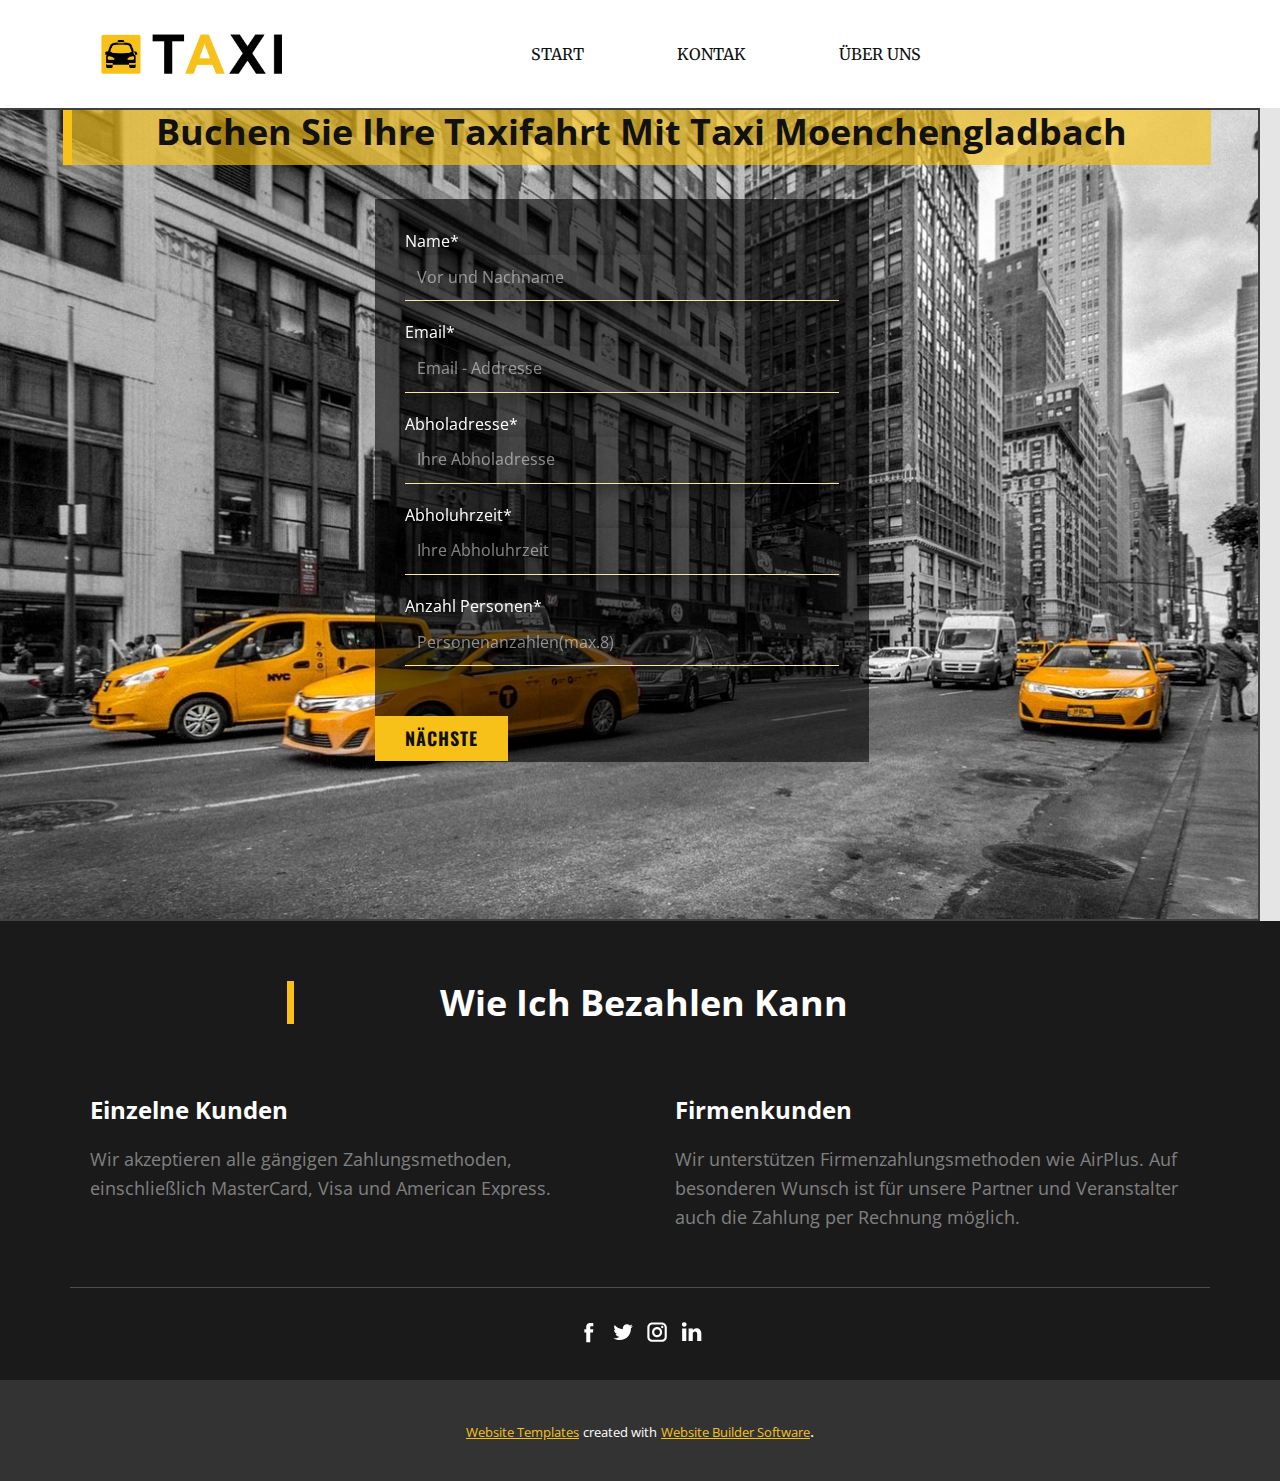
<file: taxi-bestellen.html>
<!DOCTYPE html>
<html style="font-size: 16px;" lang="de-DE"><head>
    <meta name="referrer" content="origin">
    <meta name="viewport" content="width=device-width, initial-scale=1.0">
    <meta charset="utf-8">
    <meta name="keywords" content="How I Can Pay">
    <meta name="description" content="">
    <title>BESTELLEN</title>
    <link rel="stylesheet" href="nicepage.css" media="screen">
    <link rel="stylesheet" href="BESTELLEN.css" media="screen">
    <script class="u-script" type="text/javascript" src="jquery.js" defer=""></script>
    <script class="u-script" type="text/javascript" src="nicepage.js" defer=""></script>
    <link id="u-theme-google-font" rel="stylesheet" href="https://fonts.googleapis.com/css?family=Open+Sans:300,300i,400,400i,500,500i,600,600i,700,700i,800,800i">
    <link id="u-page-google-font" rel="stylesheet" href="https://fonts.googleapis.com/css?family=Oswald:200,300,400,500,600,700|Merriweather:300,300i,400,400i,700,700i,900,900i">
    
    
    <script type="application/ld+json">{
		"@context": "http://schema.org",
		"@type": "Organization",
		"name": "Site2",
		"logo": "images/1507428f79e42a58a05c724df60a99e3.png",
		"sameAs": []
}</script>
    <meta name="theme-color" content="#f7c119">
    <meta property="og:title" content="BESTELLEN">
    <meta property="og:description" content="">
    <meta property="og:type" content="website">
  <meta data-intl-tel-input-cdn-path="intlTelInput/"></head>
  <body class="u-body u-xl-mode" data-lang="de" data-lang-en="{&quot;head-title&quot;:&quot;&quot;,&quot;head-keywords&quot;:&quot;How I Can Pay&quot;,&quot;head-description&quot;:&quot;&quot;}" data-lang-de="{&quot;head-title&quot;:&quot;&quot;,&quot;head-keywords&quot;:&quot;How I Can Pay&quot;,&quot;head-description&quot;:&quot;&quot;}"><header class="u-clearfix u-header u-header" id="sec-2097"><div class="u-clearfix u-sheet u-sheet-1">
        <a href="#" class="u-image u-logo u-image-1" src="">
          <img src="images/moenchengladbach-taxi.png" class="u-logo-image u-logo-image-1">
        </a>
        <nav class="u-align-left u-menu u-menu-one-level u-nav-spacing-25 u-offcanvas u-menu-1" data-responsive-from="MD">
          <div class="menu-collapse u-custom-font u-font-merriweather" style="font-weight: 500;margin-top:-10px;padding-top:0px">
            <a class="u-button-style u-custom-active-color u-custom-color u-custom-hover-color u-custom-text-active-color u-custom-text-hover-color u-custom-text-shadow u-nav-link u-text-black" href="#" style="padding: 4px 0px; font-size: calc(1em + 8px);" data-lang-en="{&quot;content&quot;:&quot;\n<svg class=\&quot;u-svg-link\&quot; preserveAspectRatio=\&quot;xMidYMin slice\&quot; viewBox=\&quot;0 0 302 302\&quot; style=\&quot;width: 100px; height: 100px;\&quot;>\n<use xmlns:xlink=\&quot;http://www.w3.org/1999/xlink\&quot; xlink:href=\&quot;#svg-7b92\&quot;></use>\n</svg>\n&quot;,&quot;href&quot;:&quot;#&quot;}" data-lang-de="{&quot;content&quot;:&quot;\n<svg class=\&quot;u-svg-link\&quot; preserveAspectRatio=\&quot;xMidYMin slice\&quot; viewBox=\&quot;0 0 302 302\&quot; style=\&quot;width: 100px; height: 100px;\&quot;>\n<use xmlns:xlink=\&quot;http://www.w3.org/1999/xlink\&quot; xlink:href=\&quot;#svg-7b92\&quot;></use>\n</svg>\n&quot;,&quot;href&quot;:&quot;#&quot;}">
              <svg class="u-svg-link" preserveAspectRatio="xMidYMin slice" viewBox="0 0 302 302" style="width: 50px; height: 50px;">
                <use xmlns:xlink="http://www.w3.org/1999/xlink" xlink:href="#svg-7b92"></use>
              </svg>
            </a>
            
            <svg xmlns="http://www.w3.org/2000/svg" xmlns:xlink="http://www.w3.org/1999/xlink" version="1.1" id="svg-7b92" x="0px" y="0px" viewBox="0 0 302 302" style="enable-background:new 0 0 302 302;" xml:space="preserve" class="u-svg-content">
              <g>
                <rect y="36" width="302" height="20"></rect>
                <rect y="236" width="302" height="20"></rect>
                <rect y="136" width="302" height="20"></rect>
              </g>
            </svg>
            
          </div>
          <div class="u-custom-menu u-nav-container">
            <ul class="u-custom-font u-font-merriweather u-nav u-spacing-25 u-unstyled u-nav-1"><li class="u-nav-item"><a class="u-active-white u-button-style u-hover-white u-nav-link u-text-hover-palette-1-base" href="moenchengladbach-taxi.html" data-lang-de="{&quot;content&quot;:&quot;START&quot;,&quot;href&quot;:&quot;174304984#sec-e641&quot;}" data-lang-en="{&quot;content&quot;:&quot;START&quot;,&quot;href&quot;:&quot;174304984#sec-e641&quot;}" style="padding: 8px 34px;">START</a>
</li><li class="u-nav-item"><a class="u-active-white u-button-style u-hover-white u-nav-link u-text-hover-palette-1-base" href="START.html#sec-9816" data-lang-de="{&quot;content&quot;:&quot;kONTAK&quot;,&quot;href&quot;:&quot;174304984#sec-9816&quot;}" data-lang-en="{&quot;content&quot;:&quot;kONTAK&quot;,&quot;href&quot;:&quot;174304984#sec-9816&quot;}" style="padding: 8px 34px;">KONTAK</a>
</li><li class="u-nav-item"><a class="u-active-white u-button-style u-hover-white u-nav-link u-text-hover-palette-1-base" href="START.html#carousel_6116" data-lang-de="{&quot;content&quot;:&quot;ÜBER UNS&quot;,&quot;href&quot;:&quot;174304984#carousel_f7aa&quot;}" data-lang-en="{&quot;content&quot;:&quot;ÜBER UNS&quot;,&quot;href&quot;:&quot;174304984#carousel_f7aa&quot;}" style="padding: 8px 34px;">ÜBER UNS</a>
</li></ul>
          </div>
          <div class="u-custom-menu u-nav-container-collapse">
            <div class="u-align-center u-black u-container-style u-inner-container-layout u-opacity u-opacity-95 u-sidenav">
              <div class="u-inner-container-layout u-sidenav-overflow">
                <div class="u-menu-close"></div>
                <ul class="u-align-center u-nav u-popupmenu-items u-unstyled u-nav-2"><li class="u-nav-item"><a class="u-button-style u-nav-link" href="moenchengladbach-taxi.html" data-lang-de="{&quot;content&quot;:&quot;START&quot;,&quot;href&quot;:&quot;174304984#sec-e641&quot;}" data-lang-en="{&quot;content&quot;:&quot;START&quot;,&quot;href&quot;:&quot;174304984#sec-e641&quot;}">START</a>
</li><li class="u-nav-item"><a class="u-button-style u-nav-link" href="START.html#sec-9816" data-lang-de="{&quot;content&quot;:&quot;kONTAK&quot;,&quot;href&quot;:&quot;174304984#sec-9816&quot;}" data-lang-en="{&quot;content&quot;:&quot;kONTAK&quot;,&quot;href&quot;:&quot;174304984#sec-9816&quot;}">KONTAK</a>
</li><li class="u-nav-item"><a class="u-button-style u-nav-link" href="START.html#carousel_6116" data-lang-de="{&quot;content&quot;:&quot;ÜBER UNS&quot;,&quot;href&quot;:&quot;174304984#carousel_f7aa&quot;}" data-lang-en="{&quot;content&quot;:&quot;ÜBER UNS&quot;,&quot;href&quot;:&quot;174304984#carousel_f7aa&quot;}">ÜBER UNS</a>
</li></ul>
              </div>
            </div>
            <div class="u-black u-menu-overlay u-opacity u-opacity-70"></div>
          </div>
        </nav>
      </div></header>
    <section class="u-clearfix u-grey-10 u-section-1" id="sec-03ef">
      <div class="u-border-2 u-border-grey-75 u-border-no-left u-container-style u-group u-image u-image-1" data-image-width="1280" data-image-height="853">
        <div class="u-container-layout u-container-layout-1">
          <div class="u-border-9 u-border-no-bottom u-border-no-right u-border-no-top u-border-palette-1-base u-container-align-center u-container-style u-group u-opacity u-opacity-65 u-palette-1-base u-group-2">
            <div class="u-container-layout u-container-layout-2">
              <h2 class="u-align-center u-text u-text-1" data-lang-de="Sample Headline"> Buchen Sie Ihre Taxifahrt mit Taxi Moenchengladbach</h2>
            </div>
          </div>
                    <div class="u-align-center u-carousel u-carousel-duration-250 u-carousel-fade u-custom-color-3 u-form u-form-1" data-interval="0" data-u-ride="false">
            <form action="https://forms.nicepagesrv.com/v2/form/process" class="u-clearfix u-form-spacing-19 u-form-vertical u-inner-form" source="email" name="form" style="padding: 0px;">
              <div class="u-carousel-inner" role="listbox">
                <div class="u-active u-carousel-item u-form-step u-slide u-carousel-item-1">
                  <div class="u-form-group u-form-name">
                    <label class="u-label u-text-body-alt-color" data-lang-de="Name">Name*</label>
                    <input type="text" placeholder="Vor und Nachname" id="name-6f07" name="name" class="u-border-no-left u-border-no-right u-border-no-top u-border-palette-1-light-2 u-input u-input-rectangle u-none u-input-1" required="" data-lang-de="Enter your Name">
                  </div>
                  <div class="u-form-email u-form-group">
                    <label class="u-label u-text-body-alt-color" data-lang-de="Email">Email*</label>
                    <input type="email" placeholder="Email - Addresse" id="email-6f07" name="email" class="u-border-no-left u-border-no-right u-border-no-top u-border-palette-1-light-2 u-input u-input-rectangle u-none u-input-2" required="" data-lang-de="Enter a valid email address">
                  </div>
                  <div class="u-form-group u-form-group-3">
                    <label class="u-label u-text-body-alt-color" data-lang-de="Input">Abholadresse*</label>
                    <input type="text" id="text-109a" name="adresse" class="u-border-no-left u-border-no-right u-border-no-top u-border-palette-1-light-2 u-input u-input-rectangle u-none u-input-3" data-lang-de="" placeholder="Ihre Abholadresse">
                  </div>
                  <div class="u-form-group u-form-group-4">
                    <label class="u-label u-text-body-alt-color" data-lang-de="Input">Abholuhrzeit*</label>
                    <input type="text" placeholder="Ihre Abholuhrzeit" id="text-ae30" name="Abholuhrzeit" class="u-border-no-left u-border-no-right u-border-no-top u-border-palette-1-light-2 u-input u-input-rectangle u-none u-input-4" data-lang-de="">
                  </div>
                  <div class="u-form-group u-form-group-5">
                    <label class="u-label u-text-body-alt-color" data-lang-de="Input">Anzahl Personen*</label>
                    <input type="text" placeholder="Personenanzahlen(max.8)" id="text-6200" name="AnzahlPersonen" class="u-border-no-left u-border-no-right u-border-no-top u-border-palette-1-light-2 u-input u-input-rectangle u-none u-input-5" data-lang-de="" required="required">
                  </div>
                </div>
                <div class="u-carousel-item u-form-step u-slide u-carousel-item-2">
                  <div class="u-form-group u-form-group-6">
                    <label class="u-label u-text-body-alt-color" data-lang-de="Input">Firma</label>
                    <input type="text" placeholder="Firma" id="text-0c80" name="Firma" class="u-border-no-left u-border-no-right u-border-no-top u-border-palette-1-light-2 u-input u-input-rectangle u-none u-input-6" data-lang-de="">
                  </div>
                  <div class="u-form-group u-form-group-7">
                    <label class="u-label u-text-body-alt-color" data-lang-de="Input">Telefon*</label>
                    <input type="text" placeholder="Telefon" id="text-28eb" name="Telefon" class="u-border-no-left u-border-no-right u-border-no-top u-border-palette-1-light-2 u-input u-input-rectangle u-none u-input-7" data-lang-de="">
                  </div>
                  <div class="u-form-group u-form-group-8">
                    <label class="u-label u-text-body-alt-color" data-lang-de="Input">Abholdatum*</label>
                    <input type="text" placeholder="Abholdatum" id="text-8888" name="Abholdatum" class="u-border-no-left u-border-no-right u-border-no-top u-border-palette-1-light-2 u-input u-input-rectangle u-none u-input-8" data-lang-de="">
                  </div>
                  <div class="u-form-group u-form-group-9">
                    <label class="u-label u-text-body-alt-color" data-lang-de="Input">Zielort*</label>
                    <input type="text" placeholder="Zielort" id="text-8453" name="Zielort" class="u-border-no-left u-border-no-right u-border-no-top u-border-palette-1-light-2 u-input u-input-rectangle u-none u-input-9" data-lang-de="">
                  </div>
                  <div class="u-form-group u-form-group-10">
                    <label class="u-label u-text-body-alt-color" data-lang-de="Input">Kommentar</label>
                    <input type="text" id="text-843e" name="Kommentar" class="u-border-no-left u-border-no-right u-border-no-top u-border-palette-1-light-2 u-input u-input-rectangle u-none u-input-10" data-lang-de="" placeholder="Gepäck o.änliches?">
                  </div>
                </div>
              </div>
              <div class="u-align-left u-form-group u-form-submit">
                <a href="#" class="u-btn u-btn-step u-btn-step-prev u-button-style u-hover-palette-1-dark-1 u-palette-1-base u-btn-1" data-lang-de="{&quot;content&quot;:&quot;Submit&quot;,&quot;href&quot;:&quot;#&quot;}"> zurück</a>
                <a href="#" class="u-btn u-btn-step u-btn-step-next u-button-style u-hover-palette-1-dark-1 u-palette-1-base u-btn-2" data-lang-de="{&quot;content&quot;:&quot;Submit&quot;,&quot;href&quot;:&quot;#&quot;}"> nächste</a>
                <a href="#" class="u-btn u-btn-submit u-button-style u-hover-palette-1-dark-1 u-palette-1-base u-btn-3" data-lang-de="{&quot;content&quot;:&quot;Submit&quot;,&quot;href&quot;:&quot;#&quot;}">Jetzt Bestellen</a>
                <input type="submit" value="submit" class="u-form-control-hidden">
              </div>
              <div class="u-form-send-message u-form-send-success" data-lang-de="
            Thank you! Your message has been sent.
        "> Thank you! Your message has been sent. </div>
              <div class="u-form-send-error u-form-send-message" data-lang-de="
            Unable to send your message. Please fix errors then try again.
        "> Unable to send your message. Please fix errors then try again. </div>
              <input type="hidden" value="" name="recaptchaResponse">
              <input type="hidden" name="formServices" value="f2f1a4664a78e18163f5ba2eb066ee84">
            </form>
          </div>
        </div>
      </div>
    </section>
    
    
    <footer class="u-clearfix u-footer u-grey-90 u-footer" id="sec-fb62"><div class="u-clearfix u-sheet u-sheet-1">
        <div class="u-align-center-lg u-align-center-md u-align-center-sm u-align-center-xl u-align-left-xs u-container-style u-group u-group-1">
          <div class="u-container-layout u-valign-middle-lg u-valign-middle-md u-valign-middle-sm u-valign-middle-xl u-container-layout-1">
            <h2 class="u-text u-text-1 u-border-palette-1-base u-border-7 u-border-no-bottom u-border-no-right u-border-no-top" data-lang-en="​Wie ich bezahlen kann" data-lang-de="​Wie ich bezahlen kann"> Wie ich bezahlen kann</h2>
          </div>
        </div>
        <div class="u-clearfix u-expanded-width u-gutter-30 u-layout-wrap u-layout-wrap-1">
          <div class="u-layout">
            <div class="u-layout-row">
              <div class="u-container-style u-layout-cell u-left-cell u-size-30 u-layout-cell-1">
                <div class="u-container-layout">
                  <h3 class="u-text u-text-2" data-lang-en="​Einzelne Kunden" data-lang-de="​Einzelne Kunden"> Einzelne Kunden</h3>
                  <p class="u-text u-text-grey-50 u-text-3" data-lang-en="​Wir akzeptieren alle gängigen Zahlungsmethoden, einschließlich MasterCard, Visa und American Express.<br>" data-lang-de="​Wir akzeptieren alle gängigen Zahlungsmethoden, einschließlich MasterCard, Visa und American Express.<br>"> Wir akzeptieren alle gängigen Zahlungsmethoden, einschließlich MasterCard, Visa und American Express.<br>
                  </p>
                </div>
              </div>
              <div class="u-container-style u-layout-cell u-right-cell u-size-30 u-layout-cell-2">
                <div class="u-container-layout">
                  <h3 class="u-text u-text-4" data-lang-en="​Firmenkunden" data-lang-de="​Firmenkunden"> Firmenkunden</h3>
                  <p class="u-text u-text-grey-50 u-text-5" data-lang-en="​Wir unterstützen Firmenzahlungsmethoden wie AirPlus. Auf besonderen Wunsch ist für unsere Partner und Veranstalter auch die Zahlung per Rechnung möglich.<br>" data-lang-de="​Wir unterstützen Firmenzahlungsmethoden wie AirPlus. Auf besonderen Wunsch ist für unsere Partner und Veranstalter auch die Zahlung per Rechnung möglich.<br>"> Wir unterstützen Firmenzahlungsmethoden wie AirPlus. Auf besonderen Wunsch ist für unsere Partner und Veranstalter auch die Zahlung per Rechnung möglich.<br>
                  </p>
                </div>
              </div>
            </div>
          </div>
        </div>
        <div class="u-border-1 u-border-grey-50 u-expanded-width u-line u-line-horizontal u-opacity u-opacity-50 u-line-1"></div>
        <div class="u-social-icons u-spacing-10 u-social-icons-1">
          <a class="u-social-url" target="_blank" href=""><span class="u-icon u-icon-circle u-social-facebook u-social-icon u-icon-1"><svg class="u-svg-link" preserveAspectRatio="xMidYMin slice" viewBox="0 0 112.2 112.2"><use xmlns:xlink="http://www.w3.org/1999/xlink" xlink:href="#svg-7ee3"></use></svg><svg x="0px" y="0px" viewBox="0 0 112.2 112.2" enable-background="new 0 0 112.2 112.2" xml:space="preserve" id="svg-7ee3" class="u-svg-content"><path d="M75.5,28.8H65.4c-1.5,0-4,0.9-4,4.3v9.4h13.9l-1.5,15.8H61.4v45.1H42.8V58.3h-8.8V42.4h8.8V32.2 c0-7.4,3.4-18.8,18.8-18.8h13.8v15.4H75.5z"></path></svg></span>
          </a>
          <a class="u-social-url" target="_blank" href=""><span class="u-icon u-icon-circle u-social-icon u-social-twitter u-icon-2"><svg class="u-svg-link" preserveAspectRatio="xMidYMin slice" viewBox="0 0 112.2 112.2"><use xmlns:xlink="http://www.w3.org/1999/xlink" xlink:href="#svg-ca2f"></use></svg><svg x="0px" y="0px" viewBox="0 0 112.2 112.2" enable-background="new 0 0 112.2 112.2" xml:space="preserve" id="svg-ca2f" class="u-svg-content"><path d="M92.2,38.2c0,0.8,0,1.6,0,2.3c0,24.3-18.6,52.4-52.6,52.4c-10.6,0.1-20.2-2.9-28.5-8.2 c1.4,0.2,2.9,0.2,4.4,0.2c8.7,0,16.7-2.9,23-7.9c-8.1-0.2-14.9-5.5-17.3-12.8c1.1,0.2,2.4,0.2,3.4,0.2c1.6,0,3.3-0.2,4.8-0.7 c-8.4-1.6-14.9-9.2-14.9-18c0-0.2,0-0.2,0-0.2c2.5,1.4,5.4,2.2,8.4,2.3c-5-3.3-8.3-8.9-8.3-15.4c0-3.4,1-6.5,2.5-9.2 c9.1,11.1,22.7,18.5,38,19.2c-0.2-1.4-0.4-2.8-0.4-4.3c0.1-10,8.3-18.2,18.5-18.2c5.4,0,10.1,2.2,13.5,5.7c4.3-0.8,8.1-2.3,11.7-4.5 c-1.4,4.3-4.3,7.9-8.1,10.1c3.7-0.4,7.3-1.4,10.6-2.9C98.9,32.3,95.7,35.5,92.2,38.2z"></path></svg></span>
          </a>
          <a class="u-social-url" target="_blank" href=""><span class="u-icon u-icon-circle u-social-icon u-social-instagram u-icon-3"><svg class="u-svg-link" preserveAspectRatio="xMidYMin slice" viewBox="0 0 112.2 112.2"><use xmlns:xlink="http://www.w3.org/1999/xlink" xlink:href="#svg-be9e"></use></svg><svg x="0px" y="0px" viewBox="0 0 112.2 112.2" enable-background="new 0 0 112.2 112.2" xml:space="preserve" id="svg-be9e" class="u-svg-content"><path d="M55.9,32.9c-12.8,0-23.2,10.4-23.2,23.2s10.4,23.2,23.2,23.2s23.2-10.4,23.2-23.2S68.7,32.9,55.9,32.9z M55.9,69.4c-7.4,0-13.3-6-13.3-13.3c-0.1-7.4,6-13.3,13.3-13.3s13.3,6,13.3,13.3C69.3,63.5,63.3,69.4,55.9,69.4z"></path><path d="M79.7,26.8c-3,0-5.4,2.5-5.4,5.4s2.5,5.4,5.4,5.4c3,0,5.4-2.5,5.4-5.4S82.7,26.8,79.7,26.8z"></path><path d="M78.2,11H33.5C21,11,10.8,21.3,10.8,33.7v44.7c0,12.6,10.2,22.8,22.7,22.8h44.7c12.6,0,22.7-10.2,22.7-22.7 V33.7C100.8,21.1,90.6,11,78.2,11z M91,78.4c0,7.1-5.8,12.8-12.8,12.8H33.5c-7.1,0-12.8-5.8-12.8-12.8V33.7 c0-7.1,5.8-12.8,12.8-12.8h44.7c7.1,0,12.8,5.8,12.8,12.8V78.4z"></path></svg></span>
          </a>
          <a class="u-social-url" target="_blank" href=""><span class="u-icon u-icon-circle u-social-icon u-social-linkedin u-icon-4"><svg class="u-svg-link" preserveAspectRatio="xMidYMin slice" viewBox="0 0 112.2 112.2"><use xmlns:xlink="http://www.w3.org/1999/xlink" xlink:href="#svg-4952"></use></svg><svg x="0px" y="0px" viewBox="0 0 112.2 112.2" enable-background="new 0 0 112.2 112.2" xml:space="preserve" id="svg-4952" class="u-svg-content"><path d="M33.8,96.8H14.5v-58h19.3V96.8z M24.1,30.9L24.1,30.9c-6.6,0-10.8-4.5-10.8-10.1c0-5.8,4.3-10.1,10.9-10.1 S34.9,15,35.1,20.8C35.1,26.4,30.8,30.9,24.1,30.9z M103.3,96.8H84.1v-31c0-7.8-2.7-13.1-9.8-13.1c-5.3,0-8.5,3.6-9.9,7.1 c-0.6,1.3-0.6,3-0.6,4.8V97H44.5c0,0,0.3-52.6,0-58h19.3v8.2c2.6-3.9,7.2-9.6,17.4-9.6c12.7,0,22.2,8.4,22.2,26.1V96.8z"></path></svg></span>
          </a>
        </div>
      </div></footer>
    <section class="u-backlink u-clearfix u-grey-80">
      <a class="u-link" href="https://nicepage.com/website-templates" target="_blank">
        <span>Website Templates</span>
      </a>
      <p class="u-text">
        <span>created with</span>
      </p>
      <a class="u-link" href="" target="_blank">
        <span>Website Builder Software</span>
      </a>. 
    </section>
  
</body></html>
</file>
